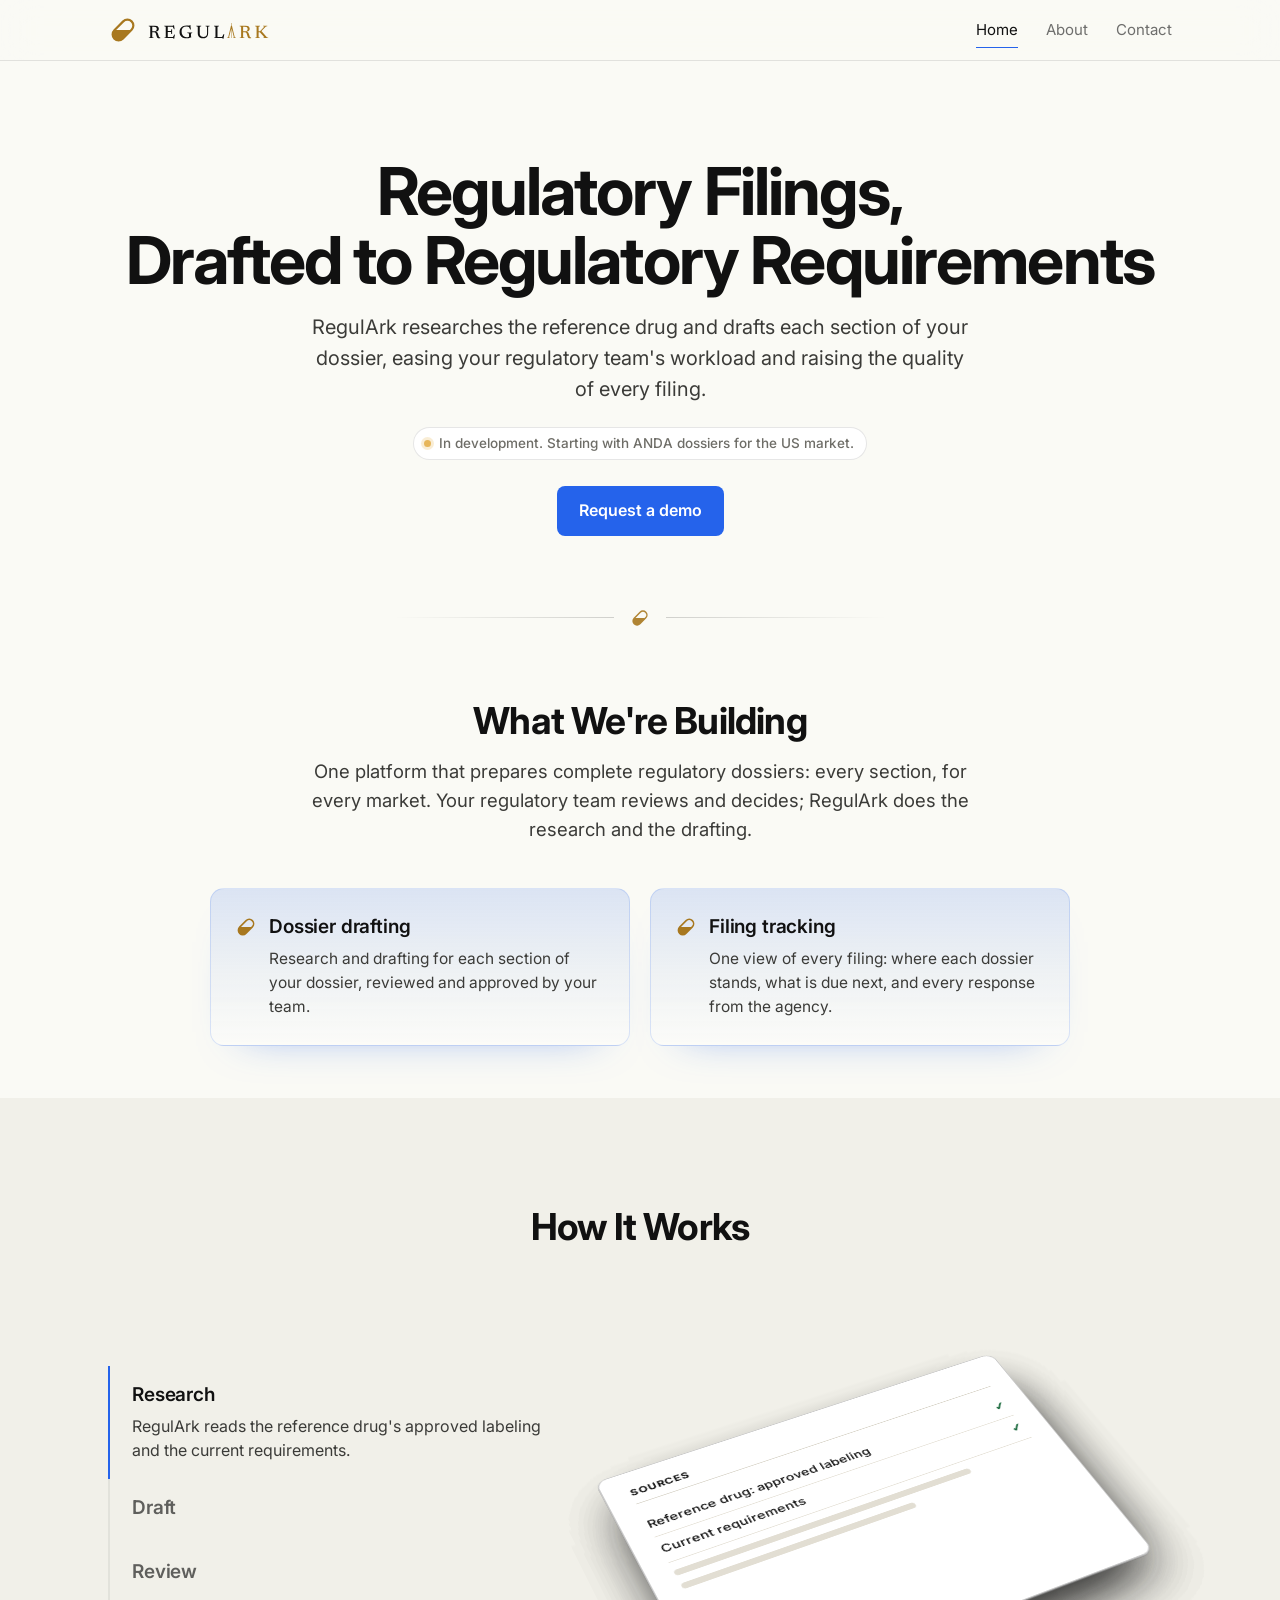
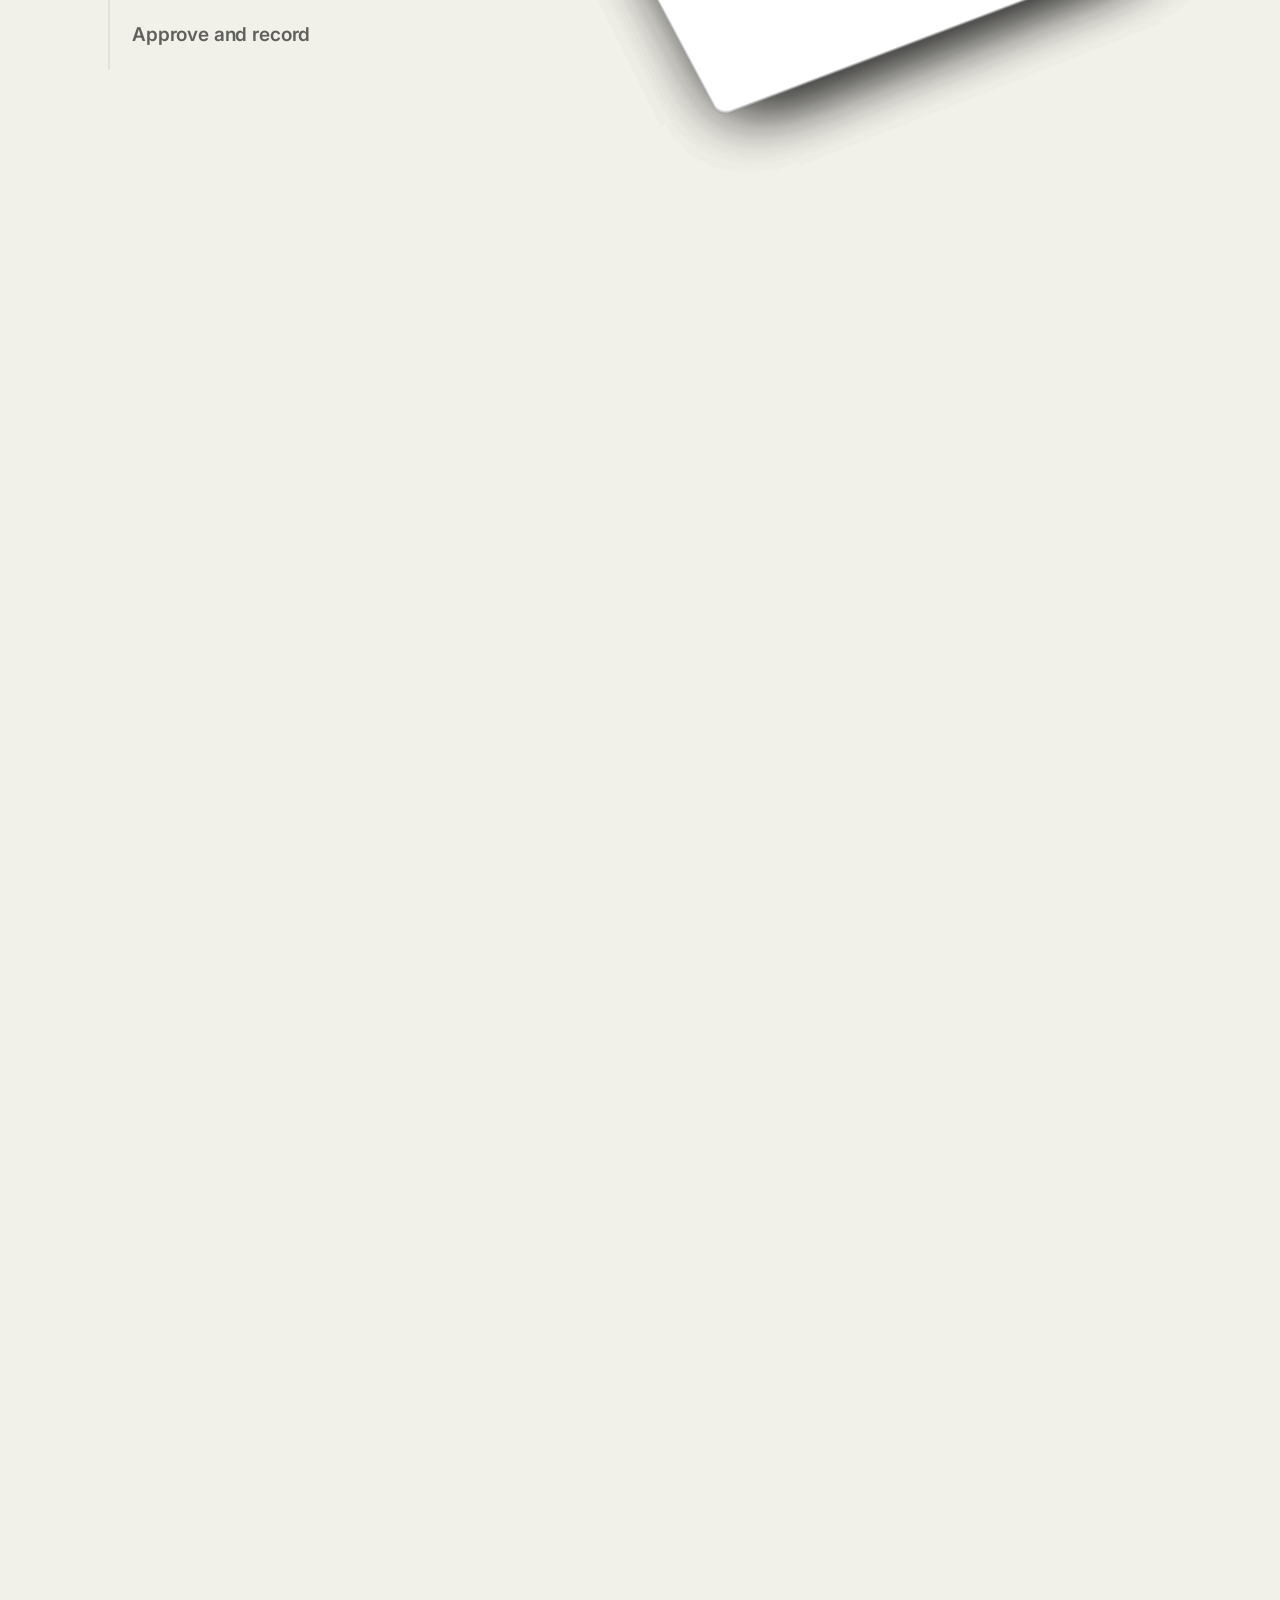
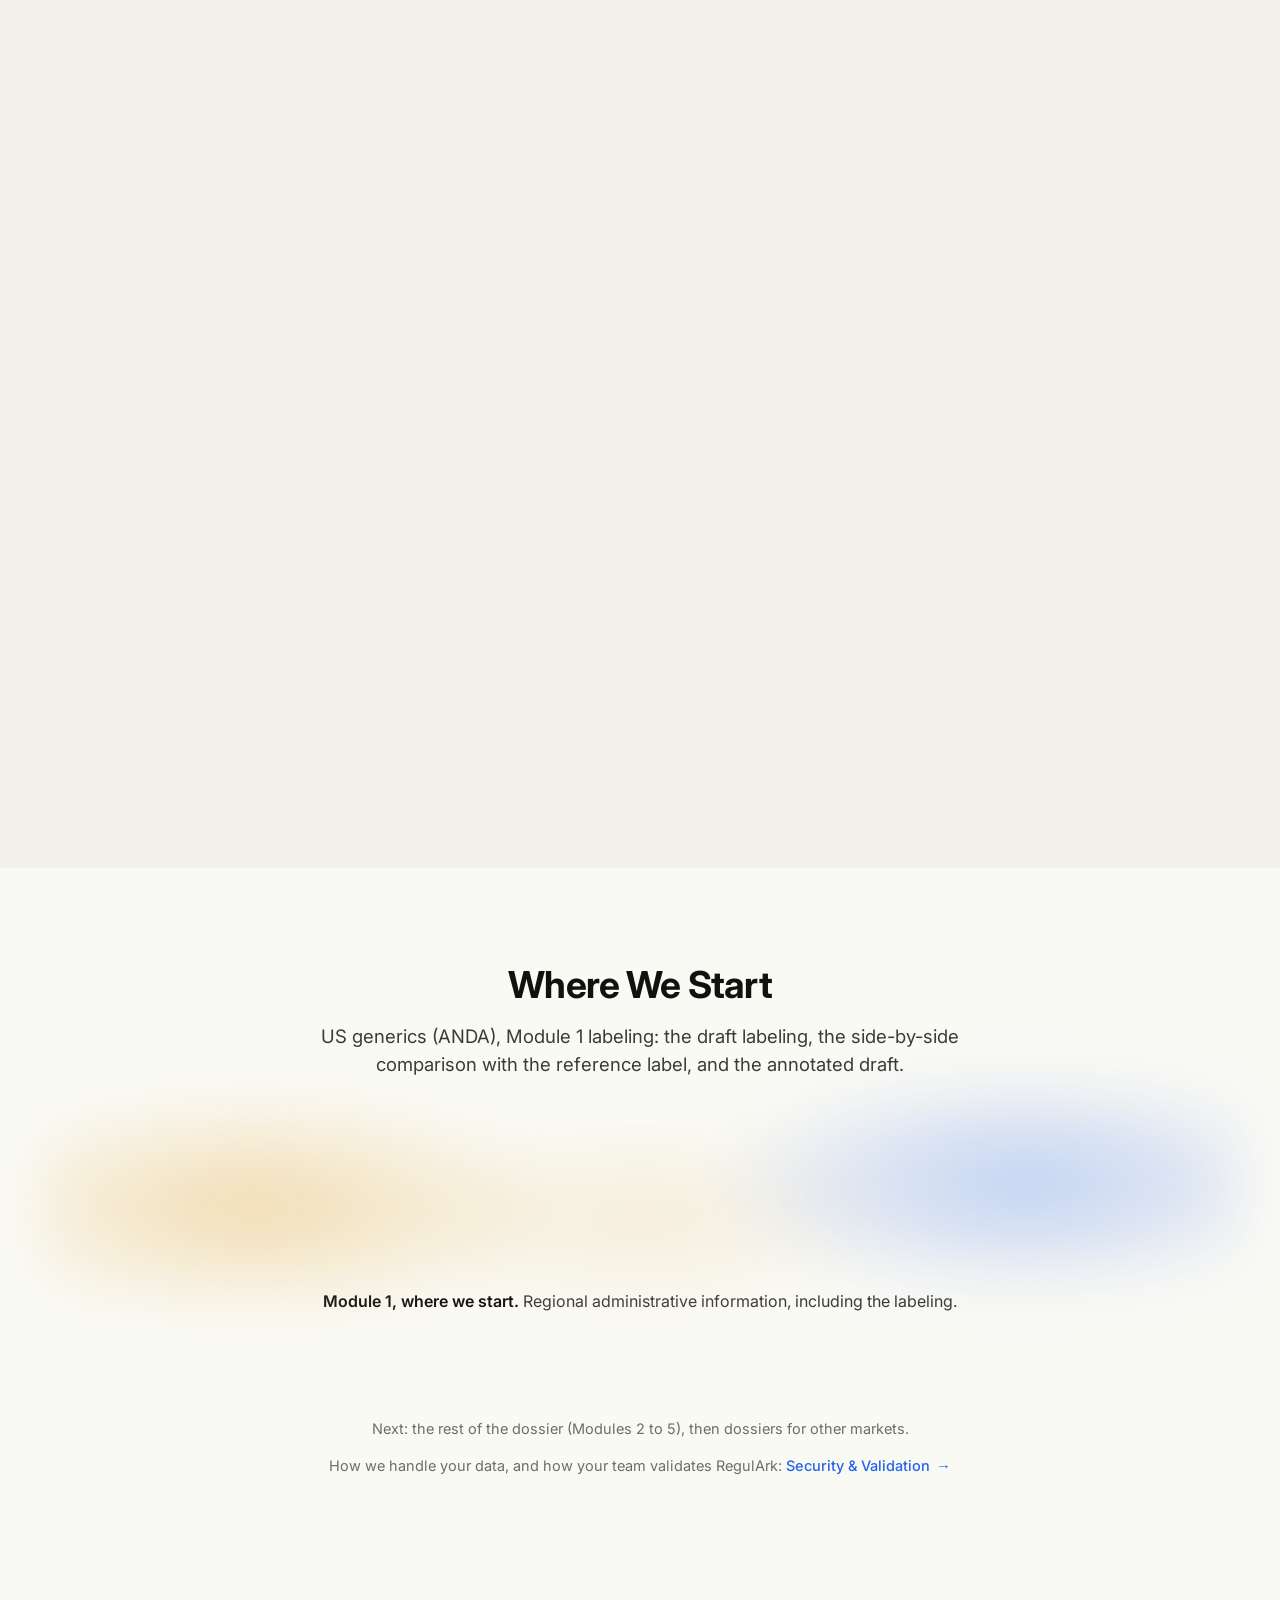
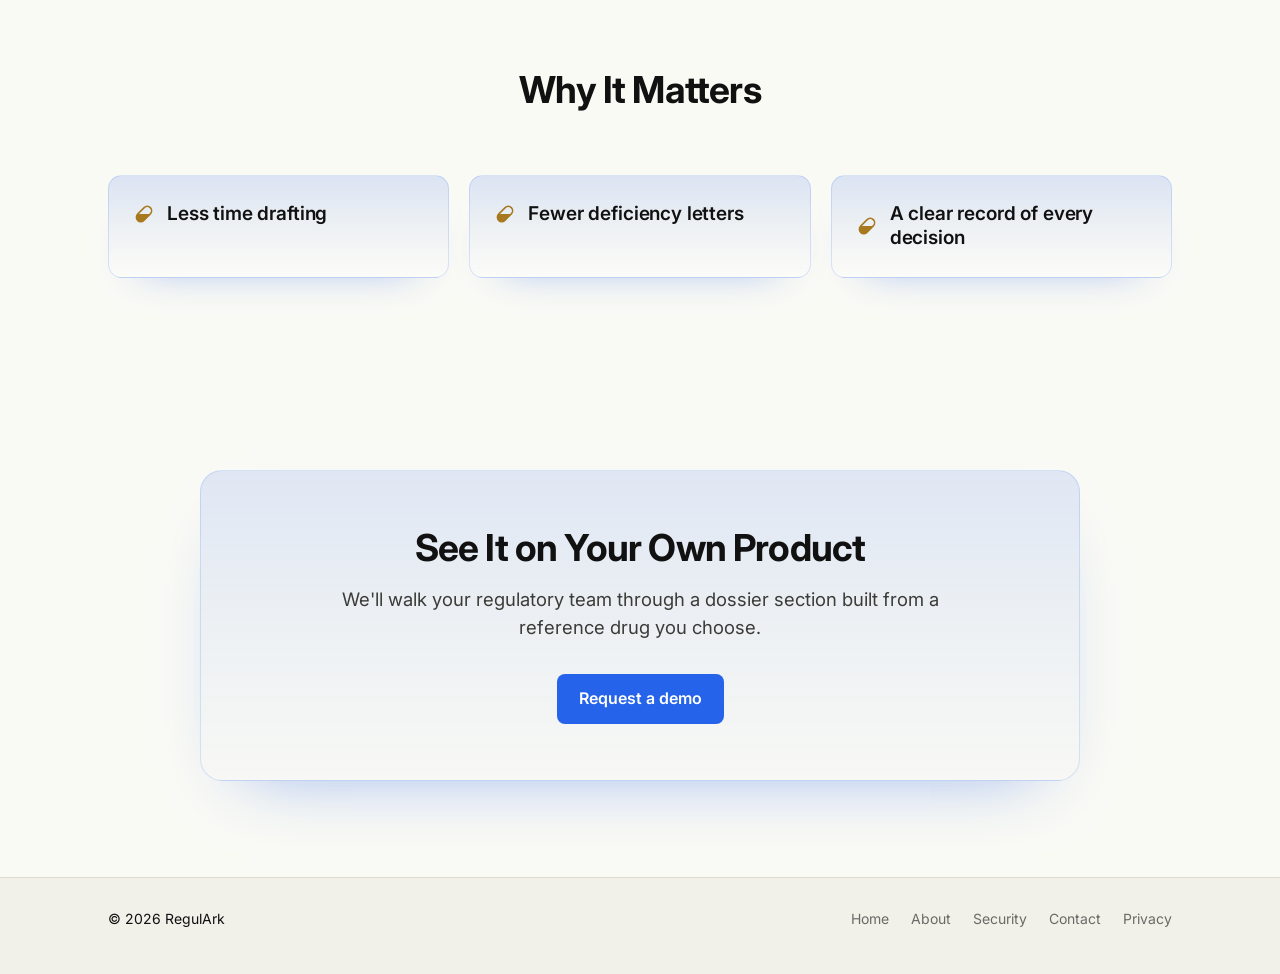
<file: index.html>
<!doctype html>
<html lang="en">
<head>
<meta charset="utf-8">
<meta name="viewport" content="width=device-width, initial-scale=1">
<title>RegulArk | Regulatory filings, drafted to regulatory requirements</title>
<meta name="description" content="RegulArk researches the reference drug and drafts each section of your regulatory dossier. In development, starting with ANDA dossiers for the US market.">
<meta name="theme-color" content="#FAFAF5">
<link rel="canonical" href="https://regulark.com/">
<link rel="icon" href="/favicon.ico?v=7" sizes="48x48">
<link rel="icon" href="/icon7.svg?v=7" type="image/svg+xml">
<link rel="apple-touch-icon" href="/apple-touch-icon.png?v=7">
<link rel="preload" href="fonts/inter-var.woff2" as="font" type="font/woff2" crossorigin>
<link rel="stylesheet" href="styles.css?v=16">
<script>document.documentElement.classList.add('js')</script>
</head>
<body>
<header class="nav"><div class="wrap">
  <a class="brand" href="index.html" aria-label="RegulArk home"><svg class="mark" viewBox="0 0 48 48" aria-hidden="true"><clipPath id="rkm"><rect x="0" y="24" width="48" height="24"/></clipPath><g transform="scale(1)" fill="#A8781F"><rect transform="rotate(-45 24 24)" x="4.5" y="14.5" width="39" height="19" rx="9.5" fill="none" stroke="#A8781F" stroke-width="3.5"/><g clip-path="url(#rkm)"><rect transform="rotate(-45 24 24)" x="4.5" y="14.5" width="39" height="19" rx="9.5"/></g></g></svg><svg class="wordmark" viewBox="0 -11.5 549.8 77.5" aria-hidden="true"><path fill="#111111" d="M28.518 31.046Q33.558 31.046 36.771 28.4Q39.984 25.753999999999998 39.984 20.546Q39.984 17.186 38.556 14.854999999999997Q37.128 12.523999999999994 33.852000000000004 11.305999999999994Q30.576 10.087999999999994 25.032 10.087999999999994H12.39L13.062000000000001 5.215999999999994H29.694000000000003Q36.792 5.215999999999994 41.097 7.1059999999999945Q45.402 8.995999999999995 47.376000000000005 12.229999999999997Q49.35 15.463999999999999 49.35 19.454Q49.35 23.233999999999995 47.712 26.194999999999997Q46.074000000000005 29.156 42.819 31.087999999999997Q39.564 33.019999999999996 34.734 33.69199999999999V33.397999999999996Q38.052 33.608 40.047 34.532Q42.042 35.456 43.30200000000001 37.367000000000004Q44.562000000000005 39.278 45.57 42.428L49.056000000000004 53.012Q49.980000000000004 55.742 50.862 57.001999999999995Q51.744 58.262 52.941 58.577Q54.138000000000005 58.892 55.986000000000004 58.892V62.042Q51.45 62.336 48.636 62.230999999999995Q45.822 62.126 44.163000000000004 61.328Q42.504000000000005 60.53 41.559000000000005 58.913Q40.614000000000004 57.296 39.816 54.566L36.54 44.108000000000004Q35.532000000000004 40.873999999999995 34.587 39.068Q33.642 37.262 32.172000000000004 36.527Q30.702 35.792 28.14 35.792H12.978000000000002L12.264000000000001 31.046ZM19.446 5.215999999999994V57.59L26.124000000000002 59.816V62.0H3.528V59.816L10.248000000000001 57.59V9.625999999999998L3.528 7.399999999999999V5.215999999999994Z M109.87200000000001 21.302V32.263999999999996V43.184H106.05000000000001L105.168 34.616H84.882V29.827999999999996H105.168L106.05000000000001 21.302ZM121.21200000000002 21.302 118.39800000000001 21.637999999999998 111.38400000000001 8.323999999999998 114.28200000000001 10.046H84.882V5.215999999999994H112.602L117.26400000000001 2.779999999999994H118.77600000000001ZM112.09800000000001 58.976 120.162 44.948 122.72400000000002 45.367999999999995 119.53200000000001 64.772H117.852L113.232 62.0H84.882V57.17H114.45000000000002ZM74.17200000000001 62.0V59.816L80.89200000000001 57.59V9.625999999999998L74.17200000000001 7.399999999999999V5.215999999999994H90.09V62.0Z M196.14000000000001 54.23 197.82000000000002 57.548V58.43Q194.83800000000002 59.816 191.28900000000002 60.824Q187.74 61.832 183.834 62.378Q179.92800000000003 62.924 175.854 62.924Q168.46200000000002 62.924 162.519 60.992000000000004Q156.57600000000002 59.06 152.37600000000003 55.343Q148.17600000000002 51.626 145.95000000000002 46.271Q143.72400000000002 40.916 143.72400000000002 34.111999999999995Q143.76600000000002 25.04 147.693 18.319999999999997Q151.62 11.599999999999994 159.054 7.945999999999994Q166.488 4.2919999999999945 176.988 4.2919999999999945Q180.18 4.2919999999999945 183.05700000000002 4.690999999999995Q185.93400000000003 5.089999999999996 189.37800000000001 5.971999999999994L186.354 6.475999999999999L191.562 2.485999999999997H193.28400000000002L195.46800000000002 22.687999999999995L192.52800000000002 23.065999999999995L185.30400000000003 9.331999999999994L189.46200000000002 13.573999999999998Q186.10200000000003 11.305999999999997 182.805 10.255999999999997Q179.508 9.205999999999996 175.35000000000002 9.205999999999996Q169.89000000000001 9.205999999999996 165.774 10.654999999999998Q161.65800000000002 12.104 158.907 14.938999999999997Q156.156 17.773999999999994 154.77 21.868999999999996Q153.38400000000001 25.964 153.38400000000001 31.255999999999997Q153.342 39.992 156.282 45.977000000000004Q159.222 51.962 164.409 55.007000000000005Q169.596 58.052 176.31600000000003 58.052Q179.04600000000002 58.052 181.692 57.59Q184.33800000000002 57.128 186.60600000000002 56.204Q188.87400000000002 55.28 190.34400000000002 53.978L186.942 59.858V40.873999999999995L179.214 38.48V36.296H201.72600000000003V38.48L196.14000000000001 40.706Z M269.178 40.748V9.625999999999998L262.332 7.399999999999999V5.215999999999994H280.85400000000004V7.399999999999999L274.134 9.625999999999998V40.16Q274.134 47.51 271.446 52.592Q268.75800000000004 57.674 263.634 60.299Q258.51 62.924 251.11800000000002 62.924Q243.264 62.924 237.846 60.299Q232.42800000000003 57.674 229.656 52.424Q226.88400000000001 47.174 226.88400000000001 39.32V9.625999999999998L220.16400000000002 7.399999999999999V5.215999999999994H242.76000000000002V7.399999999999999L236.04000000000002 9.625999999999998V39.488Q236.04000000000002 45.158 237.88800000000003 48.917Q239.73600000000002 52.676 243.43200000000002 54.524Q247.12800000000001 56.372 252.63000000000002 56.372Q258.00600000000003 56.372 261.68100000000004 54.587Q265.356 52.802 267.267 49.316Q269.178 45.83 269.178 40.748Z M344.19 64.856H342.3L337.512 62.0H311.598L311.64 57.128H341.418L336.336 58.934L345.156 43.688L347.844 44.108000000000004ZM316.80600000000004 9.625999999999998V62.0H300.88800000000003V59.816L307.608 57.59V9.625999999999998L300.88800000000003 7.399999999999999V5.215999999999994H323.526V7.399999999999999Z"/><path fill="#A8781F" d="M378.27 5.72H382.77L396.28 62.00H392.34L380.52 14.16L368.70 62.00H364.76Z M360.82 59.19h11.82v2.81h-11.82Z M388.40 59.19h11.82v2.81h-11.82Z M379.54 -6.66h1.97v68.66h-1.97Z M442.722 31.046Q447.762 31.046 450.975 28.4Q454.188 25.753999999999998 454.188 20.546Q454.188 17.186 452.76 14.854999999999997Q451.332 12.523999999999994 448.05600000000004 11.305999999999994Q444.78000000000003 10.087999999999994 439.236 10.087999999999994H426.594L427.266 5.215999999999994H443.898Q450.996 5.215999999999994 455.301 7.1059999999999945Q459.606 8.995999999999995 461.58000000000004 12.229999999999997Q463.55400000000003 15.463999999999999 463.55400000000003 19.454Q463.55400000000003 23.233999999999995 461.91600000000005 26.194999999999997Q460.278 29.156 457.023 31.087999999999997Q453.76800000000003 33.019999999999996 448.938 33.69199999999999V33.397999999999996Q452.25600000000003 33.608 454.251 34.532Q456.246 35.456 457.506 37.367000000000004Q458.766 39.278 459.774 42.428L463.26 53.012Q464.184 55.742 465.06600000000003 57.001999999999995Q465.948 58.262 467.145 58.577Q468.342 58.892 470.19 58.892V62.042Q465.654 62.336 462.84000000000003 62.230999999999995Q460.026 62.126 458.367 61.328Q456.708 60.53 455.76300000000003 58.913Q454.818 57.296 454.02 54.566L450.744 44.108000000000004Q449.736 40.873999999999995 448.791 39.068Q447.846 37.262 446.376 36.527Q444.906 35.792 442.344 35.792H427.182L426.468 31.046ZM433.65000000000003 5.215999999999994V57.59L440.32800000000003 59.816V62.0H417.732V59.816L424.452 57.59V9.625999999999998L417.732 7.399999999999999V5.215999999999994Z M542.01 57.506 548.352 59.816V62.0H525.294V60.068L530.418 57.968L510.00600000000003 35.036H501.144V30.247999999999998H510.762L531.006 9.373999999999995L524.4540000000001 7.399999999999999V5.215999999999994H543.8580000000001V7.399999999999999L537.432 9.541999999999994L514.1220000000001 32.599999999999994L516.096 28.735999999999997ZM504.29400000000004 9.625999999999998V57.59L510.93 59.816V62.0H488.37600000000003V59.816L495.096 57.59V9.625999999999998L488.37600000000003 7.399999999999999V5.215999999999994H511.014V7.399999999999999Z"/></svg></a>
  <nav class="links" aria-label="Main">
    <a href="index.html" aria-current="page">Home</a><a href="about.html">About</a><a href="contact.html">Contact</a>
  </nav>
</div></header>
<main>
<section class="hero center"><div class="wrap" data-g>
  <h1 class="h-xl" data-r>Regulatory Filings,<br>Drafted to Regulatory Requirements</h1>
  <p class="sub" data-r>RegulArk researches the reference drug and drafts each section of your dossier, easing your regulatory team's workload and raising the quality of every filing.</p>
  <p class="status" data-r><i></i>In development. Starting with ANDA dossiers for the US market.</p>
  <div class="ctas" data-r><a class="btn" href="contact.html">Request a demo</a></div>
</div></section>

<div class="divider" aria-hidden="true"><span></span><svg viewBox="0 0 48 48" aria-hidden="true"><clipPath id="rkv"><rect x="0" y="24" width="48" height="24"/></clipPath><rect transform="rotate(-45 24 24)" x="4.5" y="14.5" width="39" height="19" rx="9.5" fill="none" stroke="#A8781F" stroke-width="3.5"/><g clip-path="url(#rkv)"><rect transform="rotate(-45 24 24)" x="4.5" y="14.5" width="39" height="19" rx="9.5" fill="#A8781F"/></g></svg><span></span></div>

<section class="sec" id="building"><div class="wrap center" data-g>
  <h2 class="h-l" data-r>What We're Building</h2>
  <p class="sub" data-r>One platform that prepares complete regulatory dossiers: every section, for every market. Your regulatory team reviews and decides; RegulArk does the research and the drafting.</p>
  <div class="cols cards matters two" data-g>
    <div data-r><h3>Dossier drafting</h3><p>Research and drafting for each section of your dossier, reviewed and approved by your team.</p></div>
    <div data-r><h3>Filing tracking</h3><p>One view of every filing: where each dossier stands, what is due next, and every response from the agency.</p></div>
  </div>
</div></section>

<section class="sec tight alt"><div class="wrap center" data-g>
  <h2 class="h-l" data-r>How It Works</h2>
</div></section>

<section class="explode alt" id="how" aria-label="How RegulArk drafts a dossier section">
  <div class="pin">
    <ol class="steps3d">
      <li class="on"><h3>Research</h3><p>RegulArk reads the reference drug's approved labeling and the current requirements.</p></li>
      <li><h3>Draft</h3><p>It drafts each section of your dossier.</p></li>
      <li><h3>Review</h3><p>You review changes, not pages. Each change sits beside the reference, with its reason.</p></li>
      <li><h3>Approve and record</h3><p>Your reviewer makes the call, as they do today. RegulArk keeps the record: who, when, and on what source.</p></li>
    </ol>
    <p class="stepcap" aria-live="polite"></p>
    <div class="stage" aria-hidden="true">
      <div class="stack">
        <div class="layer l1"><span class="tag">1. Research</span><div class="hd">SOURCES</div><ul><li>Reference drug: approved labeling<span>&#10003;</span></li><li>Current requirements<span>&#10003;</span></li></ul><div class="ln" style="width:80%"></div><div class="ln" style="width:62%"></div></div>
        <div class="layer l2"><span class="tag">2. Draft</span><div class="hd">DRAFT LABELING &middot; EXAMPLE, NOT A REAL DRUG</div>[Generic name] tablets is indicated for the treatment of hypertension, to lower blood pressure.<div class="ln" style="width:90%"></div><div class="ln" style="width:72%"></div><div class="ln" style="width:84%"></div></div>
        <div class="layer l3"><span class="tag">3. Review</span><div class="hd">SIDE-BY-SIDE COMPARISON &middot; EXAMPLE</div><span class="del">[Reference brand]</span> <span class="ins">[Generic name] tablets</span><sup>1</sup> is indicated for:<div style="margin-top:8px"><span class="del">1.2 Heart failure</span><sup>2</sup></div><div class="ln" style="width:70%"></div></div>
        <div class="layer l4"><span class="tag">4. Approve</span><div class="hd">AUDIT RECORD</div><table><tr><td>41</td><td>Name replaced &#10003;</td><td class="h">7b0d&hellip;31c8</td></tr><tr><td>42</td><td>1.2 removed &#10003;</td><td class="h">4f1c&hellip;9a2e</td></tr><tr><td>43</td><td>Section signed off</td><td class="h">a90e&hellip;5d17</td></tr></table></div>
      </div>
    </div>
  </div>
</section>

<section class="sec"><div class="wrap">
  <div class="center" data-g>
    <h2 class="h-l" data-r>Where We Start</h2>
    <p class="sub" data-r>US generics (ANDA), Module 1 labeling: the draft labeling, the side-by-side comparison with the reference label, and the annotated draft.</p>
  </div>
  <div class="mods" role="group" aria-label="The five modules of an ANDA" data-g>
    <button class="mod on" type="button" aria-pressed="true" data-i="0"><span class="m">1</span><span class="mt">Regional administrative information</span><span class="st">First</span><span class="md"><span>This is where we start, with the labeling.</span></span></button>
    <button class="mod" type="button" aria-pressed="false" data-i="1"><span class="m">2</span><span class="mt">Common technical document summaries</span><span class="st">Next</span><span class="md"><span>Summaries of the information in Modules 3 to 5, written to a fixed structure.</span></span></button>
    <button class="mod" type="button" aria-pressed="false" data-i="2"><span class="m">3</span><span class="mt">Quality</span><span class="st">Next</span><span class="md"><span>The drug substance, the finished product, and how they are made and tested.</span></span></button>
    <button class="mod" type="button" aria-pressed="false" data-i="3"><span class="m">4</span><span class="mt">Nonclinical study reports</span><span class="st">Next</span><span class="md"><span>Nonclinical study reports, where a dossier needs them.</span></span></button>
    <button class="mod" type="button" aria-pressed="false" data-i="4"><span class="m">5</span><span class="mt">Clinical study reports</span><span class="st">Next</span><span class="md"><span>For a generic, mainly the bioequivalence studies showing it matches the reference drug.</span></span></button>
  </div>
  <div class="moddesc" aria-live="polite">
    <p data-i="0" class="on"><b>Module 1, where we start.</b> Regional administrative information, including the labeling.</p>
    <p data-i="1"><b>Module 2.</b> Summaries of the information in Modules 3 to 5, written to a fixed structure.</p>
    <p data-i="2"><b>Module 3.</b> Quality: the drug substance, the finished product, and how they are made and tested.</p>
    <p data-i="3"><b>Module 4.</b> Nonclinical study reports, where a dossier needs them.</p>
    <p data-i="4"><b>Module 5.</b> Clinical study reports. For a generic, mainly the bioequivalence studies showing it matches the reference drug.</p>
  </div>
  <p class="fine" data-r>Next: the rest of the dossier (Modules 2 to 5), then dossiers for other markets.</p>
  <p class="fine link" data-r>How we handle your data, and how your team validates RegulArk: <a class="more" href="security.html">Security &amp; Validation <span>&rarr;</span></a></p>
</div></section>

<section class="sec"><div class="wrap">
  <div class="center" data-r><h2 class="h-l">Why It Matters</h2></div>
  <div class="cols cards matters" data-g>
    <div data-r><h3>Less time drafting</h3></div>
    <div data-r><h3>Fewer deficiency letters</h3></div>
    <div data-r><h3>A clear record of every decision</h3></div>
  </div>
</div></section>

<section class="sec"><div class="wrap"><div class="cta-box center" data-g>
  <h2 class="h-l" data-r>See It on Your Own Product</h2>
  <p class="sub" data-r>We'll walk your regulatory team through a dossier section built from a reference drug you choose.</p>
  <div class="ctas" data-r><a class="btn" href="contact.html">Request a demo</a></div>
</div></div></section>
</main>
<footer><div class="wrap">
  <span>&copy; 2026 RegulArk</span>
  <nav aria-label="Footer"><a href="index.html">Home</a><a href="about.html">About</a><a href="security.html">Security</a><a href="contact.html">Contact</a><a href="privacy.html">Privacy</a></nav>
</div></footer>
<script src="main.js?v=11"></script>
</body>
</html>
</file>
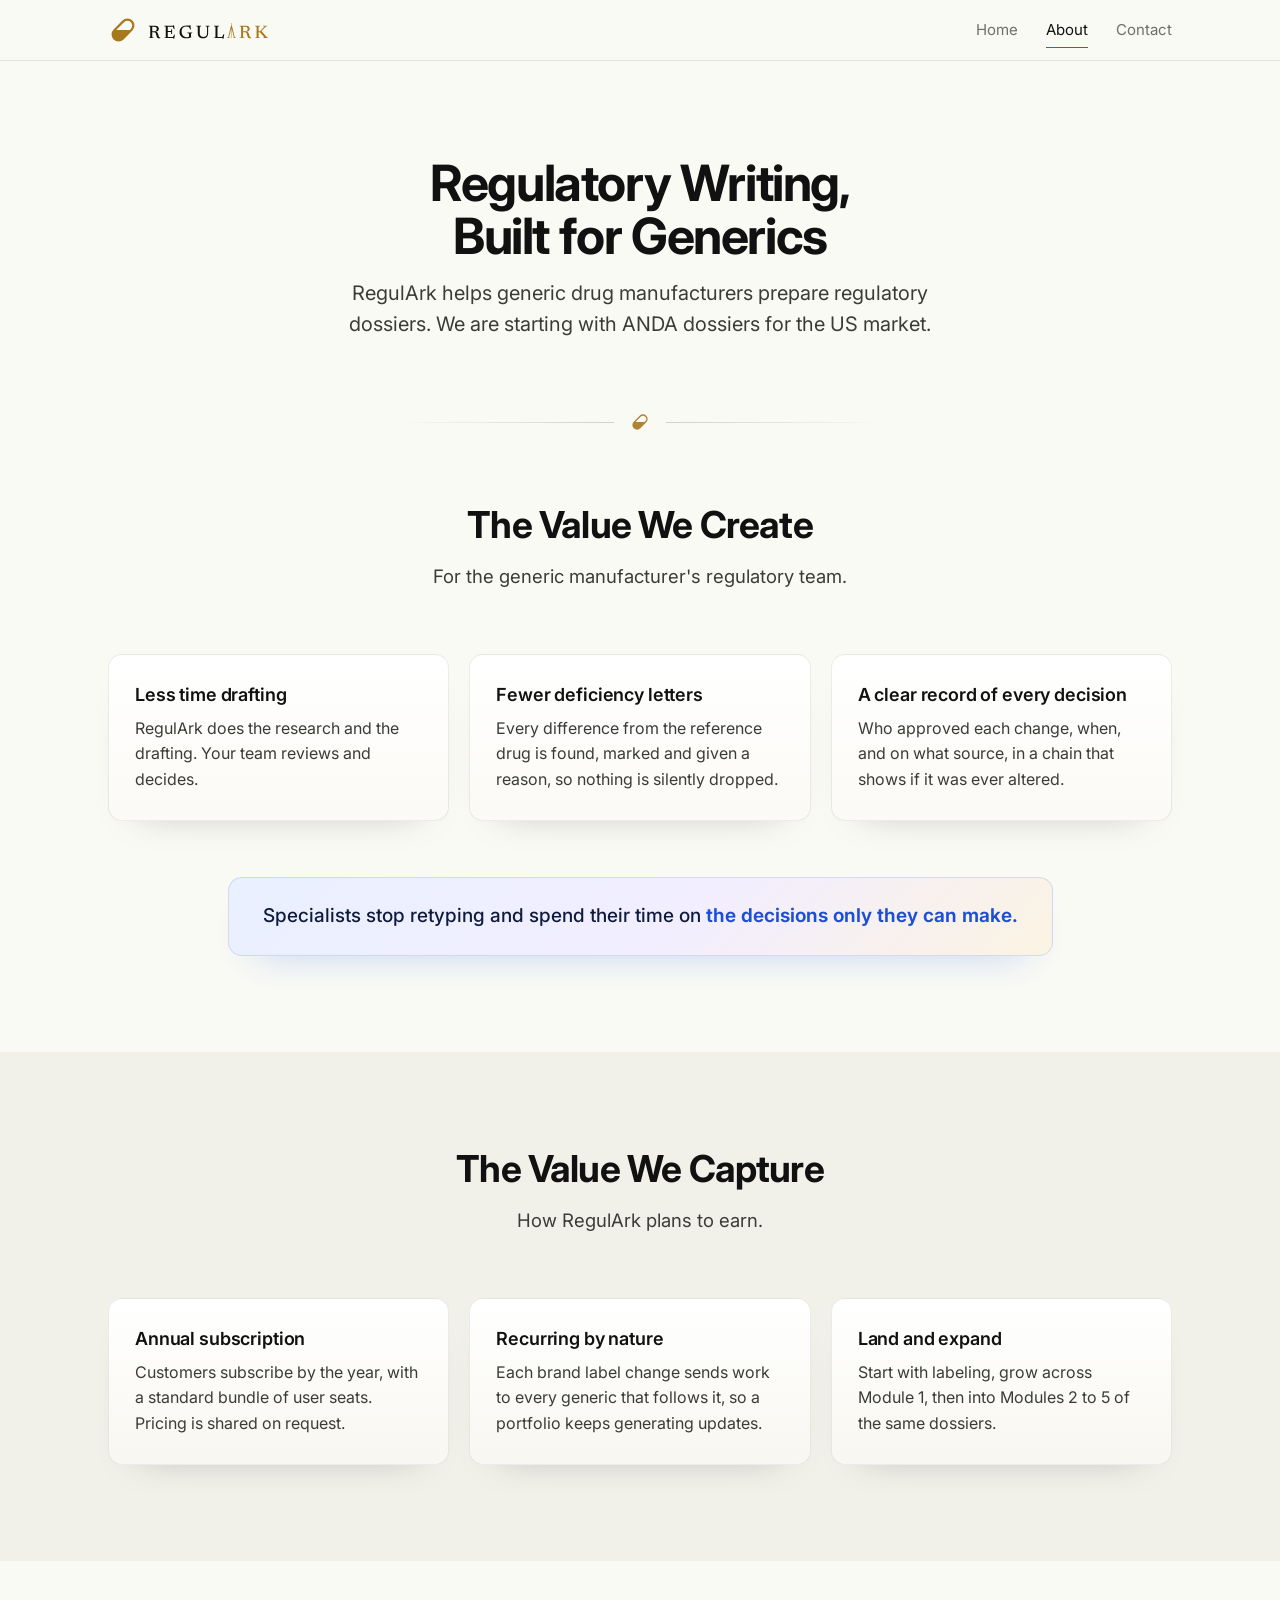
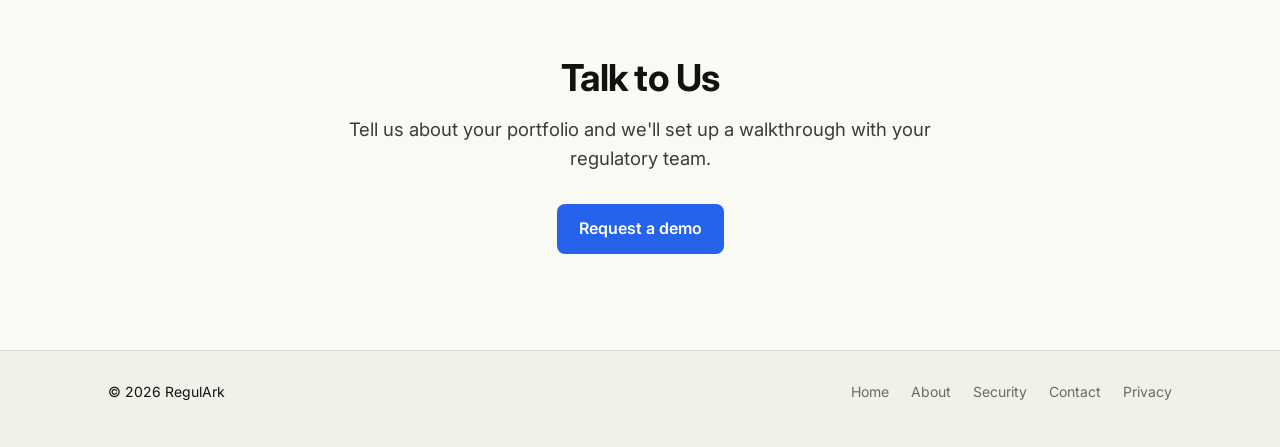
<file: about.html>
<!doctype html>
<html lang="en">
<head>
<meta charset="utf-8">
<meta name="viewport" content="width=device-width, initial-scale=1">
<title>About | RegulArk</title>
<meta name="description" content="RegulArk is software for generic drug manufacturers that drafts regulatory dossiers and records every decision.">
<meta name="theme-color" content="#FAFAF5">
<link rel="canonical" href="https://regulark.com/about.html">
<link rel="icon" href="/favicon.ico?v=7" sizes="48x48">
<link rel="icon" href="/icon7.svg?v=7" type="image/svg+xml">
<link rel="apple-touch-icon" href="/apple-touch-icon.png?v=7">
<link rel="preload" href="fonts/inter-var.woff2" as="font" type="font/woff2" crossorigin>
<link rel="stylesheet" href="styles.css?v=16">
<script>document.documentElement.classList.add('js')</script>
</head>
<body>
<header class="nav"><div class="wrap">
  <a class="brand" href="index.html" aria-label="RegulArk home"><svg class="mark" viewBox="0 0 48 48" aria-hidden="true"><clipPath id="rkm"><rect x="0" y="24" width="48" height="24"/></clipPath><g transform="scale(1)" fill="#A8781F"><rect transform="rotate(-45 24 24)" x="4.5" y="14.5" width="39" height="19" rx="9.5" fill="none" stroke="#A8781F" stroke-width="3.5"/><g clip-path="url(#rkm)"><rect transform="rotate(-45 24 24)" x="4.5" y="14.5" width="39" height="19" rx="9.5"/></g></g></svg><svg class="wordmark" viewBox="0 -11.5 549.8 77.5" aria-hidden="true"><path fill="#111111" d="M28.518 31.046Q33.558 31.046 36.771 28.4Q39.984 25.753999999999998 39.984 20.546Q39.984 17.186 38.556 14.854999999999997Q37.128 12.523999999999994 33.852000000000004 11.305999999999994Q30.576 10.087999999999994 25.032 10.087999999999994H12.39L13.062000000000001 5.215999999999994H29.694000000000003Q36.792 5.215999999999994 41.097 7.1059999999999945Q45.402 8.995999999999995 47.376000000000005 12.229999999999997Q49.35 15.463999999999999 49.35 19.454Q49.35 23.233999999999995 47.712 26.194999999999997Q46.074000000000005 29.156 42.819 31.087999999999997Q39.564 33.019999999999996 34.734 33.69199999999999V33.397999999999996Q38.052 33.608 40.047 34.532Q42.042 35.456 43.30200000000001 37.367000000000004Q44.562000000000005 39.278 45.57 42.428L49.056000000000004 53.012Q49.980000000000004 55.742 50.862 57.001999999999995Q51.744 58.262 52.941 58.577Q54.138000000000005 58.892 55.986000000000004 58.892V62.042Q51.45 62.336 48.636 62.230999999999995Q45.822 62.126 44.163000000000004 61.328Q42.504000000000005 60.53 41.559000000000005 58.913Q40.614000000000004 57.296 39.816 54.566L36.54 44.108000000000004Q35.532000000000004 40.873999999999995 34.587 39.068Q33.642 37.262 32.172000000000004 36.527Q30.702 35.792 28.14 35.792H12.978000000000002L12.264000000000001 31.046ZM19.446 5.215999999999994V57.59L26.124000000000002 59.816V62.0H3.528V59.816L10.248000000000001 57.59V9.625999999999998L3.528 7.399999999999999V5.215999999999994Z M109.87200000000001 21.302V32.263999999999996V43.184H106.05000000000001L105.168 34.616H84.882V29.827999999999996H105.168L106.05000000000001 21.302ZM121.21200000000002 21.302 118.39800000000001 21.637999999999998 111.38400000000001 8.323999999999998 114.28200000000001 10.046H84.882V5.215999999999994H112.602L117.26400000000001 2.779999999999994H118.77600000000001ZM112.09800000000001 58.976 120.162 44.948 122.72400000000002 45.367999999999995 119.53200000000001 64.772H117.852L113.232 62.0H84.882V57.17H114.45000000000002ZM74.17200000000001 62.0V59.816L80.89200000000001 57.59V9.625999999999998L74.17200000000001 7.399999999999999V5.215999999999994H90.09V62.0Z M196.14000000000001 54.23 197.82000000000002 57.548V58.43Q194.83800000000002 59.816 191.28900000000002 60.824Q187.74 61.832 183.834 62.378Q179.92800000000003 62.924 175.854 62.924Q168.46200000000002 62.924 162.519 60.992000000000004Q156.57600000000002 59.06 152.37600000000003 55.343Q148.17600000000002 51.626 145.95000000000002 46.271Q143.72400000000002 40.916 143.72400000000002 34.111999999999995Q143.76600000000002 25.04 147.693 18.319999999999997Q151.62 11.599999999999994 159.054 7.945999999999994Q166.488 4.2919999999999945 176.988 4.2919999999999945Q180.18 4.2919999999999945 183.05700000000002 4.690999999999995Q185.93400000000003 5.089999999999996 189.37800000000001 5.971999999999994L186.354 6.475999999999999L191.562 2.485999999999997H193.28400000000002L195.46800000000002 22.687999999999995L192.52800000000002 23.065999999999995L185.30400000000003 9.331999999999994L189.46200000000002 13.573999999999998Q186.10200000000003 11.305999999999997 182.805 10.255999999999997Q179.508 9.205999999999996 175.35000000000002 9.205999999999996Q169.89000000000001 9.205999999999996 165.774 10.654999999999998Q161.65800000000002 12.104 158.907 14.938999999999997Q156.156 17.773999999999994 154.77 21.868999999999996Q153.38400000000001 25.964 153.38400000000001 31.255999999999997Q153.342 39.992 156.282 45.977000000000004Q159.222 51.962 164.409 55.007000000000005Q169.596 58.052 176.31600000000003 58.052Q179.04600000000002 58.052 181.692 57.59Q184.33800000000002 57.128 186.60600000000002 56.204Q188.87400000000002 55.28 190.34400000000002 53.978L186.942 59.858V40.873999999999995L179.214 38.48V36.296H201.72600000000003V38.48L196.14000000000001 40.706Z M269.178 40.748V9.625999999999998L262.332 7.399999999999999V5.215999999999994H280.85400000000004V7.399999999999999L274.134 9.625999999999998V40.16Q274.134 47.51 271.446 52.592Q268.75800000000004 57.674 263.634 60.299Q258.51 62.924 251.11800000000002 62.924Q243.264 62.924 237.846 60.299Q232.42800000000003 57.674 229.656 52.424Q226.88400000000001 47.174 226.88400000000001 39.32V9.625999999999998L220.16400000000002 7.399999999999999V5.215999999999994H242.76000000000002V7.399999999999999L236.04000000000002 9.625999999999998V39.488Q236.04000000000002 45.158 237.88800000000003 48.917Q239.73600000000002 52.676 243.43200000000002 54.524Q247.12800000000001 56.372 252.63000000000002 56.372Q258.00600000000003 56.372 261.68100000000004 54.587Q265.356 52.802 267.267 49.316Q269.178 45.83 269.178 40.748Z M344.19 64.856H342.3L337.512 62.0H311.598L311.64 57.128H341.418L336.336 58.934L345.156 43.688L347.844 44.108000000000004ZM316.80600000000004 9.625999999999998V62.0H300.88800000000003V59.816L307.608 57.59V9.625999999999998L300.88800000000003 7.399999999999999V5.215999999999994H323.526V7.399999999999999Z"/><path fill="#A8781F" d="M378.27 5.72H382.77L396.28 62.00H392.34L380.52 14.16L368.70 62.00H364.76Z M360.82 59.19h11.82v2.81h-11.82Z M388.40 59.19h11.82v2.81h-11.82Z M379.54 -6.66h1.97v68.66h-1.97Z M442.722 31.046Q447.762 31.046 450.975 28.4Q454.188 25.753999999999998 454.188 20.546Q454.188 17.186 452.76 14.854999999999997Q451.332 12.523999999999994 448.05600000000004 11.305999999999994Q444.78000000000003 10.087999999999994 439.236 10.087999999999994H426.594L427.266 5.215999999999994H443.898Q450.996 5.215999999999994 455.301 7.1059999999999945Q459.606 8.995999999999995 461.58000000000004 12.229999999999997Q463.55400000000003 15.463999999999999 463.55400000000003 19.454Q463.55400000000003 23.233999999999995 461.91600000000005 26.194999999999997Q460.278 29.156 457.023 31.087999999999997Q453.76800000000003 33.019999999999996 448.938 33.69199999999999V33.397999999999996Q452.25600000000003 33.608 454.251 34.532Q456.246 35.456 457.506 37.367000000000004Q458.766 39.278 459.774 42.428L463.26 53.012Q464.184 55.742 465.06600000000003 57.001999999999995Q465.948 58.262 467.145 58.577Q468.342 58.892 470.19 58.892V62.042Q465.654 62.336 462.84000000000003 62.230999999999995Q460.026 62.126 458.367 61.328Q456.708 60.53 455.76300000000003 58.913Q454.818 57.296 454.02 54.566L450.744 44.108000000000004Q449.736 40.873999999999995 448.791 39.068Q447.846 37.262 446.376 36.527Q444.906 35.792 442.344 35.792H427.182L426.468 31.046ZM433.65000000000003 5.215999999999994V57.59L440.32800000000003 59.816V62.0H417.732V59.816L424.452 57.59V9.625999999999998L417.732 7.399999999999999V5.215999999999994Z M542.01 57.506 548.352 59.816V62.0H525.294V60.068L530.418 57.968L510.00600000000003 35.036H501.144V30.247999999999998H510.762L531.006 9.373999999999995L524.4540000000001 7.399999999999999V5.215999999999994H543.8580000000001V7.399999999999999L537.432 9.541999999999994L514.1220000000001 32.599999999999994L516.096 28.735999999999997ZM504.29400000000004 9.625999999999998V57.59L510.93 59.816V62.0H488.37600000000003V59.816L495.096 57.59V9.625999999999998L488.37600000000003 7.399999999999999V5.215999999999994H511.014V7.399999999999999Z"/></svg></a>
  <nav class="links" aria-label="Main">
    <a href="index.html">Home</a><a href="about.html" aria-current="page">About</a><a href="contact.html">Contact</a>
  </nav>
</div></header>
<main>
<section class="hero center"><div class="wrap" data-g>
  <h1 class="h-xl pt" data-r>Regulatory Writing,<br>Built for Generics</h1>
  <p class="sub" data-r>RegulArk helps generic drug manufacturers prepare regulatory dossiers. We are starting with ANDA dossiers for the US market.</p>
</div></section>

<div class="divider" aria-hidden="true"><span></span><svg viewBox="0 0 48 48" aria-hidden="true"><clipPath id="rkv"><rect x="0" y="24" width="48" height="24"/></clipPath><rect transform="rotate(-45 24 24)" x="4.5" y="14.5" width="39" height="19" rx="9.5" fill="none" stroke="#A8781F" stroke-width="3.5"/><g clip-path="url(#rkv)"><rect transform="rotate(-45 24 24)" x="4.5" y="14.5" width="39" height="19" rx="9.5" fill="#A8781F"/></g></svg><span></span></div>

<section class="sec"><div class="wrap">
  <div class="center" data-g>
    <h2 class="h-l" data-r>The Value We Create</h2>
    <p class="sub" data-r>For the generic manufacturer's regulatory team.</p>
  </div>
  <div class="cols cards" data-g>
    <div data-r><h3>Less time drafting</h3><p>RegulArk does the research and the drafting. Your team reviews and decides.</p></div>
    <div data-r><h3>Fewer deficiency letters</h3><p>Every difference from the reference drug is found, marked and given a reason, so nothing is silently dropped.</p></div>
    <div data-r><h3>A clear record of every decision</h3><p>Who approved each change, when, and on what source, in a chain that shows if it was ever altered.</p></div>
  </div>
  <p class="callout" data-r>Specialists stop retyping and spend their time on <b>the decisions only they can make.</b></p>
</div></section>

<section class="sec alt"><div class="wrap">
  <div class="center" data-g>
    <h2 class="h-l" data-r>The Value We Capture</h2>
    <p class="sub" data-r>How RegulArk plans to earn.</p>
  </div>
  <div class="cols cards" data-g>
    <div data-r><h3>Annual subscription</h3><p>Customers subscribe by the year, with a standard bundle of user seats. Pricing is shared on request.</p></div>
    <div data-r><h3>Recurring by nature</h3><p>Each brand label change sends work to every generic that follows it, so a portfolio keeps generating updates.</p></div>
    <div data-r><h3>Land and expand</h3><p>Start with labeling, grow across Module 1, then into Modules 2 to 5 of the same dossiers.</p></div>
  </div>
</div></section>

<section class="sec"><div class="wrap center" data-g>
  <h2 class="h-l" data-r>Talk to Us</h2>
  <p class="sub" data-r>Tell us about your portfolio and we'll set up a walkthrough with your regulatory team.</p>
  <div class="ctas" data-r><a class="btn" href="contact.html">Request a demo</a></div>
</div></section>
</main>
<footer><div class="wrap">
  <span>&copy; 2026 RegulArk</span>
  <nav aria-label="Footer"><a href="index.html">Home</a><a href="about.html">About</a><a href="security.html">Security</a><a href="contact.html">Contact</a><a href="privacy.html">Privacy</a></nav>
</div></footer>
<script src="main.js?v=11"></script>
</body>
</html>
</file>
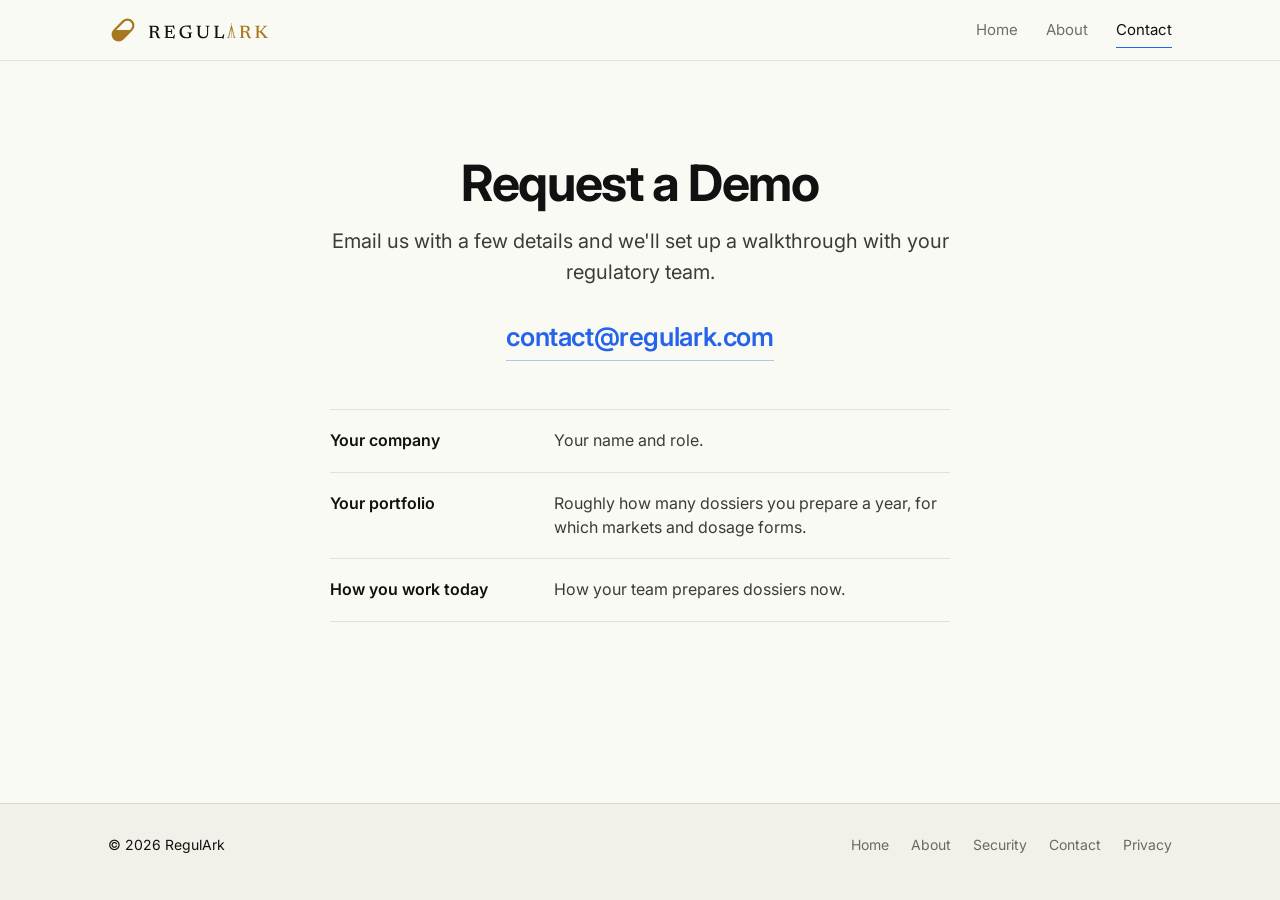
<file: contact.html>
<!doctype html>
<html lang="en">
<head>
<meta charset="utf-8">
<meta name="viewport" content="width=device-width, initial-scale=1">
<title>Request a demo | RegulArk</title>
<meta name="description" content="Request a RegulArk demo for your regulatory team. Email contact@regulark.com.">
<meta name="theme-color" content="#FAFAF5">
<link rel="canonical" href="https://regulark.com/contact.html">
<link rel="icon" href="/favicon.ico?v=7" sizes="48x48">
<link rel="icon" href="/icon7.svg?v=7" type="image/svg+xml">
<link rel="apple-touch-icon" href="/apple-touch-icon.png?v=7">
<link rel="preload" href="fonts/inter-var.woff2" as="font" type="font/woff2" crossorigin>
<link rel="stylesheet" href="styles.css?v=16">
<script>document.documentElement.classList.add('js')</script>
</head>
<body>
<header class="nav"><div class="wrap">
  <a class="brand" href="index.html" aria-label="RegulArk home"><svg class="mark" viewBox="0 0 48 48" aria-hidden="true"><clipPath id="rkm"><rect x="0" y="24" width="48" height="24"/></clipPath><g transform="scale(1)" fill="#A8781F"><rect transform="rotate(-45 24 24)" x="4.5" y="14.5" width="39" height="19" rx="9.5" fill="none" stroke="#A8781F" stroke-width="3.5"/><g clip-path="url(#rkm)"><rect transform="rotate(-45 24 24)" x="4.5" y="14.5" width="39" height="19" rx="9.5"/></g></g></svg><svg class="wordmark" viewBox="0 -11.5 549.8 77.5" aria-hidden="true"><path fill="#111111" d="M28.518 31.046Q33.558 31.046 36.771 28.4Q39.984 25.753999999999998 39.984 20.546Q39.984 17.186 38.556 14.854999999999997Q37.128 12.523999999999994 33.852000000000004 11.305999999999994Q30.576 10.087999999999994 25.032 10.087999999999994H12.39L13.062000000000001 5.215999999999994H29.694000000000003Q36.792 5.215999999999994 41.097 7.1059999999999945Q45.402 8.995999999999995 47.376000000000005 12.229999999999997Q49.35 15.463999999999999 49.35 19.454Q49.35 23.233999999999995 47.712 26.194999999999997Q46.074000000000005 29.156 42.819 31.087999999999997Q39.564 33.019999999999996 34.734 33.69199999999999V33.397999999999996Q38.052 33.608 40.047 34.532Q42.042 35.456 43.30200000000001 37.367000000000004Q44.562000000000005 39.278 45.57 42.428L49.056000000000004 53.012Q49.980000000000004 55.742 50.862 57.001999999999995Q51.744 58.262 52.941 58.577Q54.138000000000005 58.892 55.986000000000004 58.892V62.042Q51.45 62.336 48.636 62.230999999999995Q45.822 62.126 44.163000000000004 61.328Q42.504000000000005 60.53 41.559000000000005 58.913Q40.614000000000004 57.296 39.816 54.566L36.54 44.108000000000004Q35.532000000000004 40.873999999999995 34.587 39.068Q33.642 37.262 32.172000000000004 36.527Q30.702 35.792 28.14 35.792H12.978000000000002L12.264000000000001 31.046ZM19.446 5.215999999999994V57.59L26.124000000000002 59.816V62.0H3.528V59.816L10.248000000000001 57.59V9.625999999999998L3.528 7.399999999999999V5.215999999999994Z M109.87200000000001 21.302V32.263999999999996V43.184H106.05000000000001L105.168 34.616H84.882V29.827999999999996H105.168L106.05000000000001 21.302ZM121.21200000000002 21.302 118.39800000000001 21.637999999999998 111.38400000000001 8.323999999999998 114.28200000000001 10.046H84.882V5.215999999999994H112.602L117.26400000000001 2.779999999999994H118.77600000000001ZM112.09800000000001 58.976 120.162 44.948 122.72400000000002 45.367999999999995 119.53200000000001 64.772H117.852L113.232 62.0H84.882V57.17H114.45000000000002ZM74.17200000000001 62.0V59.816L80.89200000000001 57.59V9.625999999999998L74.17200000000001 7.399999999999999V5.215999999999994H90.09V62.0Z M196.14000000000001 54.23 197.82000000000002 57.548V58.43Q194.83800000000002 59.816 191.28900000000002 60.824Q187.74 61.832 183.834 62.378Q179.92800000000003 62.924 175.854 62.924Q168.46200000000002 62.924 162.519 60.992000000000004Q156.57600000000002 59.06 152.37600000000003 55.343Q148.17600000000002 51.626 145.95000000000002 46.271Q143.72400000000002 40.916 143.72400000000002 34.111999999999995Q143.76600000000002 25.04 147.693 18.319999999999997Q151.62 11.599999999999994 159.054 7.945999999999994Q166.488 4.2919999999999945 176.988 4.2919999999999945Q180.18 4.2919999999999945 183.05700000000002 4.690999999999995Q185.93400000000003 5.089999999999996 189.37800000000001 5.971999999999994L186.354 6.475999999999999L191.562 2.485999999999997H193.28400000000002L195.46800000000002 22.687999999999995L192.52800000000002 23.065999999999995L185.30400000000003 9.331999999999994L189.46200000000002 13.573999999999998Q186.10200000000003 11.305999999999997 182.805 10.255999999999997Q179.508 9.205999999999996 175.35000000000002 9.205999999999996Q169.89000000000001 9.205999999999996 165.774 10.654999999999998Q161.65800000000002 12.104 158.907 14.938999999999997Q156.156 17.773999999999994 154.77 21.868999999999996Q153.38400000000001 25.964 153.38400000000001 31.255999999999997Q153.342 39.992 156.282 45.977000000000004Q159.222 51.962 164.409 55.007000000000005Q169.596 58.052 176.31600000000003 58.052Q179.04600000000002 58.052 181.692 57.59Q184.33800000000002 57.128 186.60600000000002 56.204Q188.87400000000002 55.28 190.34400000000002 53.978L186.942 59.858V40.873999999999995L179.214 38.48V36.296H201.72600000000003V38.48L196.14000000000001 40.706Z M269.178 40.748V9.625999999999998L262.332 7.399999999999999V5.215999999999994H280.85400000000004V7.399999999999999L274.134 9.625999999999998V40.16Q274.134 47.51 271.446 52.592Q268.75800000000004 57.674 263.634 60.299Q258.51 62.924 251.11800000000002 62.924Q243.264 62.924 237.846 60.299Q232.42800000000003 57.674 229.656 52.424Q226.88400000000001 47.174 226.88400000000001 39.32V9.625999999999998L220.16400000000002 7.399999999999999V5.215999999999994H242.76000000000002V7.399999999999999L236.04000000000002 9.625999999999998V39.488Q236.04000000000002 45.158 237.88800000000003 48.917Q239.73600000000002 52.676 243.43200000000002 54.524Q247.12800000000001 56.372 252.63000000000002 56.372Q258.00600000000003 56.372 261.68100000000004 54.587Q265.356 52.802 267.267 49.316Q269.178 45.83 269.178 40.748Z M344.19 64.856H342.3L337.512 62.0H311.598L311.64 57.128H341.418L336.336 58.934L345.156 43.688L347.844 44.108000000000004ZM316.80600000000004 9.625999999999998V62.0H300.88800000000003V59.816L307.608 57.59V9.625999999999998L300.88800000000003 7.399999999999999V5.215999999999994H323.526V7.399999999999999Z"/><path fill="#A8781F" d="M378.27 5.72H382.77L396.28 62.00H392.34L380.52 14.16L368.70 62.00H364.76Z M360.82 59.19h11.82v2.81h-11.82Z M388.40 59.19h11.82v2.81h-11.82Z M379.54 -6.66h1.97v68.66h-1.97Z M442.722 31.046Q447.762 31.046 450.975 28.4Q454.188 25.753999999999998 454.188 20.546Q454.188 17.186 452.76 14.854999999999997Q451.332 12.523999999999994 448.05600000000004 11.305999999999994Q444.78000000000003 10.087999999999994 439.236 10.087999999999994H426.594L427.266 5.215999999999994H443.898Q450.996 5.215999999999994 455.301 7.1059999999999945Q459.606 8.995999999999995 461.58000000000004 12.229999999999997Q463.55400000000003 15.463999999999999 463.55400000000003 19.454Q463.55400000000003 23.233999999999995 461.91600000000005 26.194999999999997Q460.278 29.156 457.023 31.087999999999997Q453.76800000000003 33.019999999999996 448.938 33.69199999999999V33.397999999999996Q452.25600000000003 33.608 454.251 34.532Q456.246 35.456 457.506 37.367000000000004Q458.766 39.278 459.774 42.428L463.26 53.012Q464.184 55.742 465.06600000000003 57.001999999999995Q465.948 58.262 467.145 58.577Q468.342 58.892 470.19 58.892V62.042Q465.654 62.336 462.84000000000003 62.230999999999995Q460.026 62.126 458.367 61.328Q456.708 60.53 455.76300000000003 58.913Q454.818 57.296 454.02 54.566L450.744 44.108000000000004Q449.736 40.873999999999995 448.791 39.068Q447.846 37.262 446.376 36.527Q444.906 35.792 442.344 35.792H427.182L426.468 31.046ZM433.65000000000003 5.215999999999994V57.59L440.32800000000003 59.816V62.0H417.732V59.816L424.452 57.59V9.625999999999998L417.732 7.399999999999999V5.215999999999994Z M542.01 57.506 548.352 59.816V62.0H525.294V60.068L530.418 57.968L510.00600000000003 35.036H501.144V30.247999999999998H510.762L531.006 9.373999999999995L524.4540000000001 7.399999999999999V5.215999999999994H543.8580000000001V7.399999999999999L537.432 9.541999999999994L514.1220000000001 32.599999999999994L516.096 28.735999999999997ZM504.29400000000004 9.625999999999998V57.59L510.93 59.816V62.0H488.37600000000003V59.816L495.096 57.59V9.625999999999998L488.37600000000003 7.399999999999999V5.215999999999994H511.014V7.399999999999999Z"/></svg></a>
  <nav class="links" aria-label="Main">
    <a href="index.html">Home</a><a href="about.html">About</a><a href="contact.html" aria-current="page">Contact</a>
  </nav>
</div></header>
<main>
<section class="hero center" style="padding-bottom:110px"><div class="wrap" data-g>
  <h1 class="h-xl pt" data-r>Request a Demo</h1>
  <p class="sub" data-r>Email us with a few details and we'll set up a walkthrough with your regulatory team.</p>
  <a class="mailbig" data-r href="mailto:contact@regulark.com?subject=Demo%20request">contact@regulark.com</a>
  <dl class="send" data-r>
    <div><dt>Your company</dt><dd>Your name and role.</dd></div>
    <div><dt>Your portfolio</dt><dd>Roughly how many dossiers you prepare a year, for which markets and dosage forms.</dd></div>
    <div><dt>How you work today</dt><dd>How your team prepares dossiers now.</dd></div>
  </dl>
</div></section>
</main>
<footer><div class="wrap">
  <span>&copy; 2026 RegulArk</span>
  <nav aria-label="Footer"><a href="index.html">Home</a><a href="about.html">About</a><a href="security.html">Security</a><a href="contact.html">Contact</a><a href="privacy.html">Privacy</a></nav>
</div></footer>
<script src="main.js?v=11"></script>
</body>
</html>
</file>
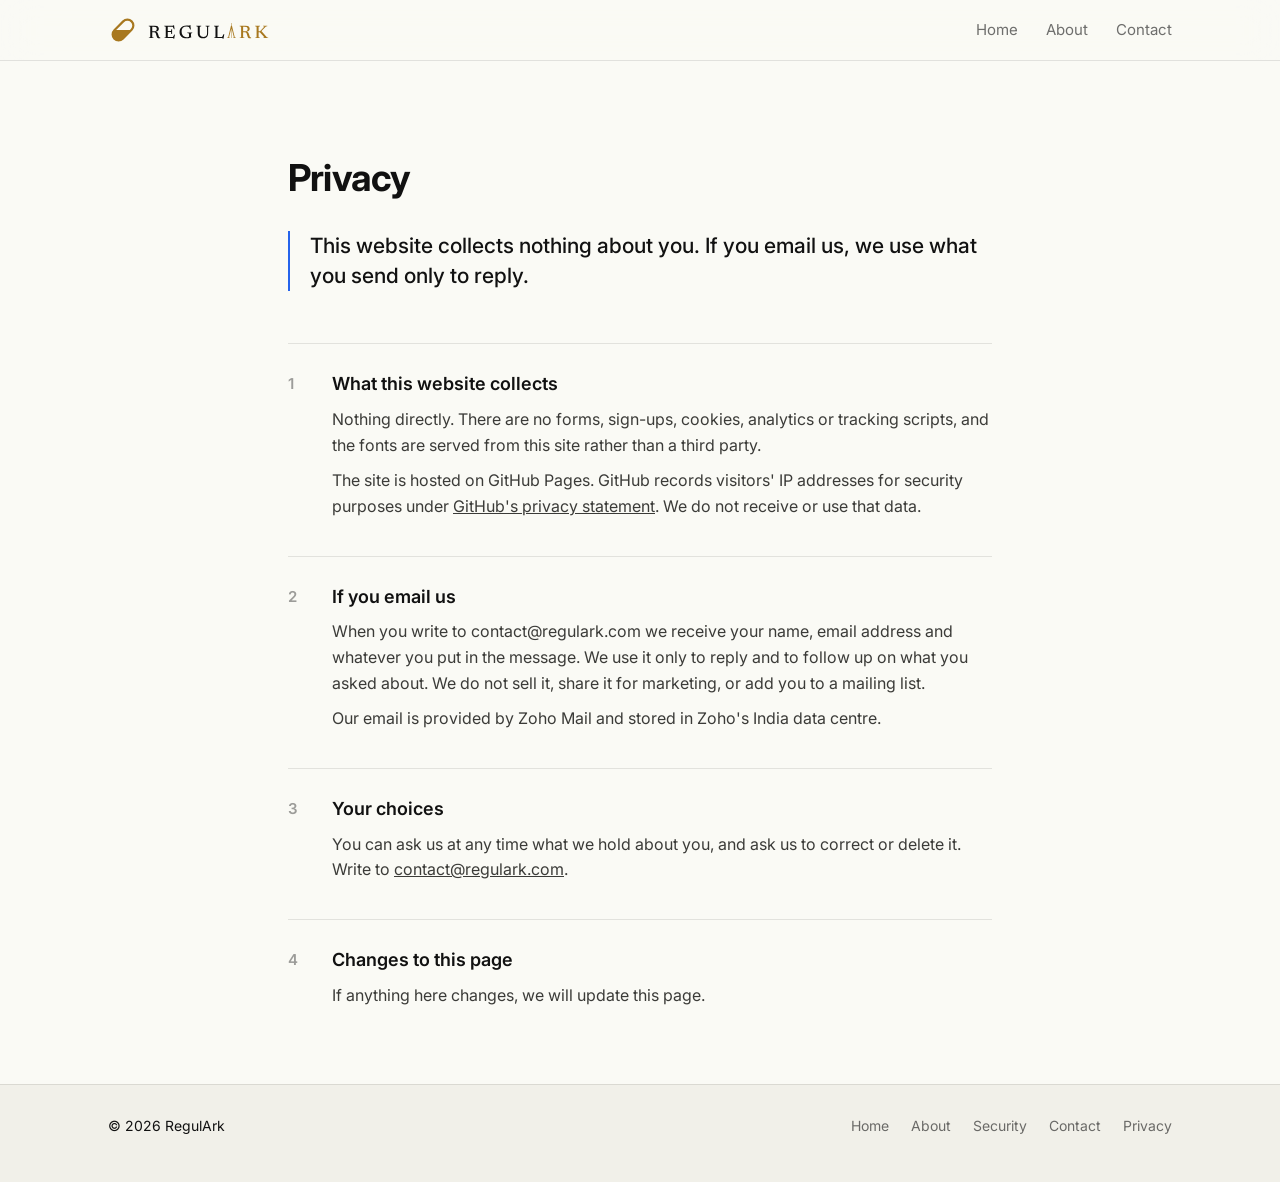
<file: privacy.html>
<!doctype html>
<html lang="en">
<head>
<meta charset="utf-8">
<meta name="viewport" content="width=device-width, initial-scale=1">
<title>Privacy | RegulArk</title>
<meta name="description" content="What the RegulArk website collects, and what we do with email you send us.">
<meta name="theme-color" content="#FAFAF5">
<link rel="canonical" href="https://regulark.com/privacy.html">
<link rel="icon" href="/favicon.ico?v=7" sizes="48x48">
<link rel="icon" href="/icon7.svg?v=7" type="image/svg+xml">
<link rel="apple-touch-icon" href="/apple-touch-icon.png?v=7">
<link rel="preload" href="fonts/inter-var.woff2" as="font" type="font/woff2" crossorigin>
<link rel="stylesheet" href="styles.css?v=16">
<script>document.documentElement.classList.add('js')</script>
</head>
<body>
<header class="nav"><div class="wrap">
  <a class="brand" href="index.html" aria-label="RegulArk home"><svg class="mark" viewBox="0 0 48 48" aria-hidden="true"><clipPath id="rkm"><rect x="0" y="24" width="48" height="24"/></clipPath><g transform="scale(1)" fill="#A8781F"><rect transform="rotate(-45 24 24)" x="4.5" y="14.5" width="39" height="19" rx="9.5" fill="none" stroke="#A8781F" stroke-width="3.5"/><g clip-path="url(#rkm)"><rect transform="rotate(-45 24 24)" x="4.5" y="14.5" width="39" height="19" rx="9.5"/></g></g></svg><svg class="wordmark" viewBox="0 -11.5 549.8 77.5" aria-hidden="true"><path fill="#111111" d="M28.518 31.046Q33.558 31.046 36.771 28.4Q39.984 25.753999999999998 39.984 20.546Q39.984 17.186 38.556 14.854999999999997Q37.128 12.523999999999994 33.852000000000004 11.305999999999994Q30.576 10.087999999999994 25.032 10.087999999999994H12.39L13.062000000000001 5.215999999999994H29.694000000000003Q36.792 5.215999999999994 41.097 7.1059999999999945Q45.402 8.995999999999995 47.376000000000005 12.229999999999997Q49.35 15.463999999999999 49.35 19.454Q49.35 23.233999999999995 47.712 26.194999999999997Q46.074000000000005 29.156 42.819 31.087999999999997Q39.564 33.019999999999996 34.734 33.69199999999999V33.397999999999996Q38.052 33.608 40.047 34.532Q42.042 35.456 43.30200000000001 37.367000000000004Q44.562000000000005 39.278 45.57 42.428L49.056000000000004 53.012Q49.980000000000004 55.742 50.862 57.001999999999995Q51.744 58.262 52.941 58.577Q54.138000000000005 58.892 55.986000000000004 58.892V62.042Q51.45 62.336 48.636 62.230999999999995Q45.822 62.126 44.163000000000004 61.328Q42.504000000000005 60.53 41.559000000000005 58.913Q40.614000000000004 57.296 39.816 54.566L36.54 44.108000000000004Q35.532000000000004 40.873999999999995 34.587 39.068Q33.642 37.262 32.172000000000004 36.527Q30.702 35.792 28.14 35.792H12.978000000000002L12.264000000000001 31.046ZM19.446 5.215999999999994V57.59L26.124000000000002 59.816V62.0H3.528V59.816L10.248000000000001 57.59V9.625999999999998L3.528 7.399999999999999V5.215999999999994Z M109.87200000000001 21.302V32.263999999999996V43.184H106.05000000000001L105.168 34.616H84.882V29.827999999999996H105.168L106.05000000000001 21.302ZM121.21200000000002 21.302 118.39800000000001 21.637999999999998 111.38400000000001 8.323999999999998 114.28200000000001 10.046H84.882V5.215999999999994H112.602L117.26400000000001 2.779999999999994H118.77600000000001ZM112.09800000000001 58.976 120.162 44.948 122.72400000000002 45.367999999999995 119.53200000000001 64.772H117.852L113.232 62.0H84.882V57.17H114.45000000000002ZM74.17200000000001 62.0V59.816L80.89200000000001 57.59V9.625999999999998L74.17200000000001 7.399999999999999V5.215999999999994H90.09V62.0Z M196.14000000000001 54.23 197.82000000000002 57.548V58.43Q194.83800000000002 59.816 191.28900000000002 60.824Q187.74 61.832 183.834 62.378Q179.92800000000003 62.924 175.854 62.924Q168.46200000000002 62.924 162.519 60.992000000000004Q156.57600000000002 59.06 152.37600000000003 55.343Q148.17600000000002 51.626 145.95000000000002 46.271Q143.72400000000002 40.916 143.72400000000002 34.111999999999995Q143.76600000000002 25.04 147.693 18.319999999999997Q151.62 11.599999999999994 159.054 7.945999999999994Q166.488 4.2919999999999945 176.988 4.2919999999999945Q180.18 4.2919999999999945 183.05700000000002 4.690999999999995Q185.93400000000003 5.089999999999996 189.37800000000001 5.971999999999994L186.354 6.475999999999999L191.562 2.485999999999997H193.28400000000002L195.46800000000002 22.687999999999995L192.52800000000002 23.065999999999995L185.30400000000003 9.331999999999994L189.46200000000002 13.573999999999998Q186.10200000000003 11.305999999999997 182.805 10.255999999999997Q179.508 9.205999999999996 175.35000000000002 9.205999999999996Q169.89000000000001 9.205999999999996 165.774 10.654999999999998Q161.65800000000002 12.104 158.907 14.938999999999997Q156.156 17.773999999999994 154.77 21.868999999999996Q153.38400000000001 25.964 153.38400000000001 31.255999999999997Q153.342 39.992 156.282 45.977000000000004Q159.222 51.962 164.409 55.007000000000005Q169.596 58.052 176.31600000000003 58.052Q179.04600000000002 58.052 181.692 57.59Q184.33800000000002 57.128 186.60600000000002 56.204Q188.87400000000002 55.28 190.34400000000002 53.978L186.942 59.858V40.873999999999995L179.214 38.48V36.296H201.72600000000003V38.48L196.14000000000001 40.706Z M269.178 40.748V9.625999999999998L262.332 7.399999999999999V5.215999999999994H280.85400000000004V7.399999999999999L274.134 9.625999999999998V40.16Q274.134 47.51 271.446 52.592Q268.75800000000004 57.674 263.634 60.299Q258.51 62.924 251.11800000000002 62.924Q243.264 62.924 237.846 60.299Q232.42800000000003 57.674 229.656 52.424Q226.88400000000001 47.174 226.88400000000001 39.32V9.625999999999998L220.16400000000002 7.399999999999999V5.215999999999994H242.76000000000002V7.399999999999999L236.04000000000002 9.625999999999998V39.488Q236.04000000000002 45.158 237.88800000000003 48.917Q239.73600000000002 52.676 243.43200000000002 54.524Q247.12800000000001 56.372 252.63000000000002 56.372Q258.00600000000003 56.372 261.68100000000004 54.587Q265.356 52.802 267.267 49.316Q269.178 45.83 269.178 40.748Z M344.19 64.856H342.3L337.512 62.0H311.598L311.64 57.128H341.418L336.336 58.934L345.156 43.688L347.844 44.108000000000004ZM316.80600000000004 9.625999999999998V62.0H300.88800000000003V59.816L307.608 57.59V9.625999999999998L300.88800000000003 7.399999999999999V5.215999999999994H323.526V7.399999999999999Z"/><path fill="#A8781F" d="M378.27 5.72H382.77L396.28 62.00H392.34L380.52 14.16L368.70 62.00H364.76Z M360.82 59.19h11.82v2.81h-11.82Z M388.40 59.19h11.82v2.81h-11.82Z M379.54 -6.66h1.97v68.66h-1.97Z M442.722 31.046Q447.762 31.046 450.975 28.4Q454.188 25.753999999999998 454.188 20.546Q454.188 17.186 452.76 14.854999999999997Q451.332 12.523999999999994 448.05600000000004 11.305999999999994Q444.78000000000003 10.087999999999994 439.236 10.087999999999994H426.594L427.266 5.215999999999994H443.898Q450.996 5.215999999999994 455.301 7.1059999999999945Q459.606 8.995999999999995 461.58000000000004 12.229999999999997Q463.55400000000003 15.463999999999999 463.55400000000003 19.454Q463.55400000000003 23.233999999999995 461.91600000000005 26.194999999999997Q460.278 29.156 457.023 31.087999999999997Q453.76800000000003 33.019999999999996 448.938 33.69199999999999V33.397999999999996Q452.25600000000003 33.608 454.251 34.532Q456.246 35.456 457.506 37.367000000000004Q458.766 39.278 459.774 42.428L463.26 53.012Q464.184 55.742 465.06600000000003 57.001999999999995Q465.948 58.262 467.145 58.577Q468.342 58.892 470.19 58.892V62.042Q465.654 62.336 462.84000000000003 62.230999999999995Q460.026 62.126 458.367 61.328Q456.708 60.53 455.76300000000003 58.913Q454.818 57.296 454.02 54.566L450.744 44.108000000000004Q449.736 40.873999999999995 448.791 39.068Q447.846 37.262 446.376 36.527Q444.906 35.792 442.344 35.792H427.182L426.468 31.046ZM433.65000000000003 5.215999999999994V57.59L440.32800000000003 59.816V62.0H417.732V59.816L424.452 57.59V9.625999999999998L417.732 7.399999999999999V5.215999999999994Z M542.01 57.506 548.352 59.816V62.0H525.294V60.068L530.418 57.968L510.00600000000003 35.036H501.144V30.247999999999998H510.762L531.006 9.373999999999995L524.4540000000001 7.399999999999999V5.215999999999994H543.8580000000001V7.399999999999999L537.432 9.541999999999994L514.1220000000001 32.599999999999994L516.096 28.735999999999997ZM504.29400000000004 9.625999999999998V57.59L510.93 59.816V62.0H488.37600000000003V59.816L495.096 57.59V9.625999999999998L488.37600000000003 7.399999999999999V5.215999999999994H511.014V7.399999999999999Z"/></svg></a>
  <nav class="links" aria-label="Main">
    <a href="index.html">Home</a><a href="about.html">About</a><a href="contact.html">Contact</a>
  </nav>
</div></header>
<main class="legal">
  <h1 class="h-l">Privacy</h1>
  <p class="shortv">This website collects nothing about you. If you email us, we use what you send only to reply.</p>
  <section class="clause"><span class="n">1</span><div>
    <h2>What this website collects</h2>
    <p>Nothing directly. There are no forms, sign-ups, cookies, analytics or tracking scripts, and the fonts are served from this site rather than a third party.</p>
    <p>The site is hosted on GitHub Pages. GitHub records visitors' IP addresses for security purposes under <a href="https://docs.github.com/en/site-policy/privacy-policies/github-general-privacy-statement">GitHub's privacy statement</a>. We do not receive or use that data.</p>
  </div></section>
  <section class="clause"><span class="n">2</span><div>
    <h2>If you email us</h2>
    <p>When you write to contact@regulark.com we receive your name, email address and whatever you put in the message. We use it only to reply and to follow up on what you asked about. We do not sell it, share it for marketing, or add you to a mailing list.</p>
    <p>Our email is provided by Zoho Mail and stored in Zoho's India data centre.</p>
  </div></section>
  <section class="clause"><span class="n">3</span><div>
    <h2>Your choices</h2>
    <p>You can ask us at any time what we hold about you, and ask us to correct or delete it. Write to <a href="mailto:contact@regulark.com">contact@regulark.com</a>.</p>
  </div></section>
  <section class="clause"><span class="n">4</span><div>
    <h2>Changes to this page</h2>
    <p>If anything here changes, we will update this page.</p>
  </div></section>
</main>
<footer><div class="wrap">
  <span>&copy; 2026 RegulArk</span>
  <nav aria-label="Footer"><a href="index.html">Home</a><a href="about.html">About</a><a href="security.html">Security</a><a href="contact.html">Contact</a><a href="privacy.html">Privacy</a></nav>
</div></footer>
<script src="main.js?v=11"></script>
</body>
</html>
</file>
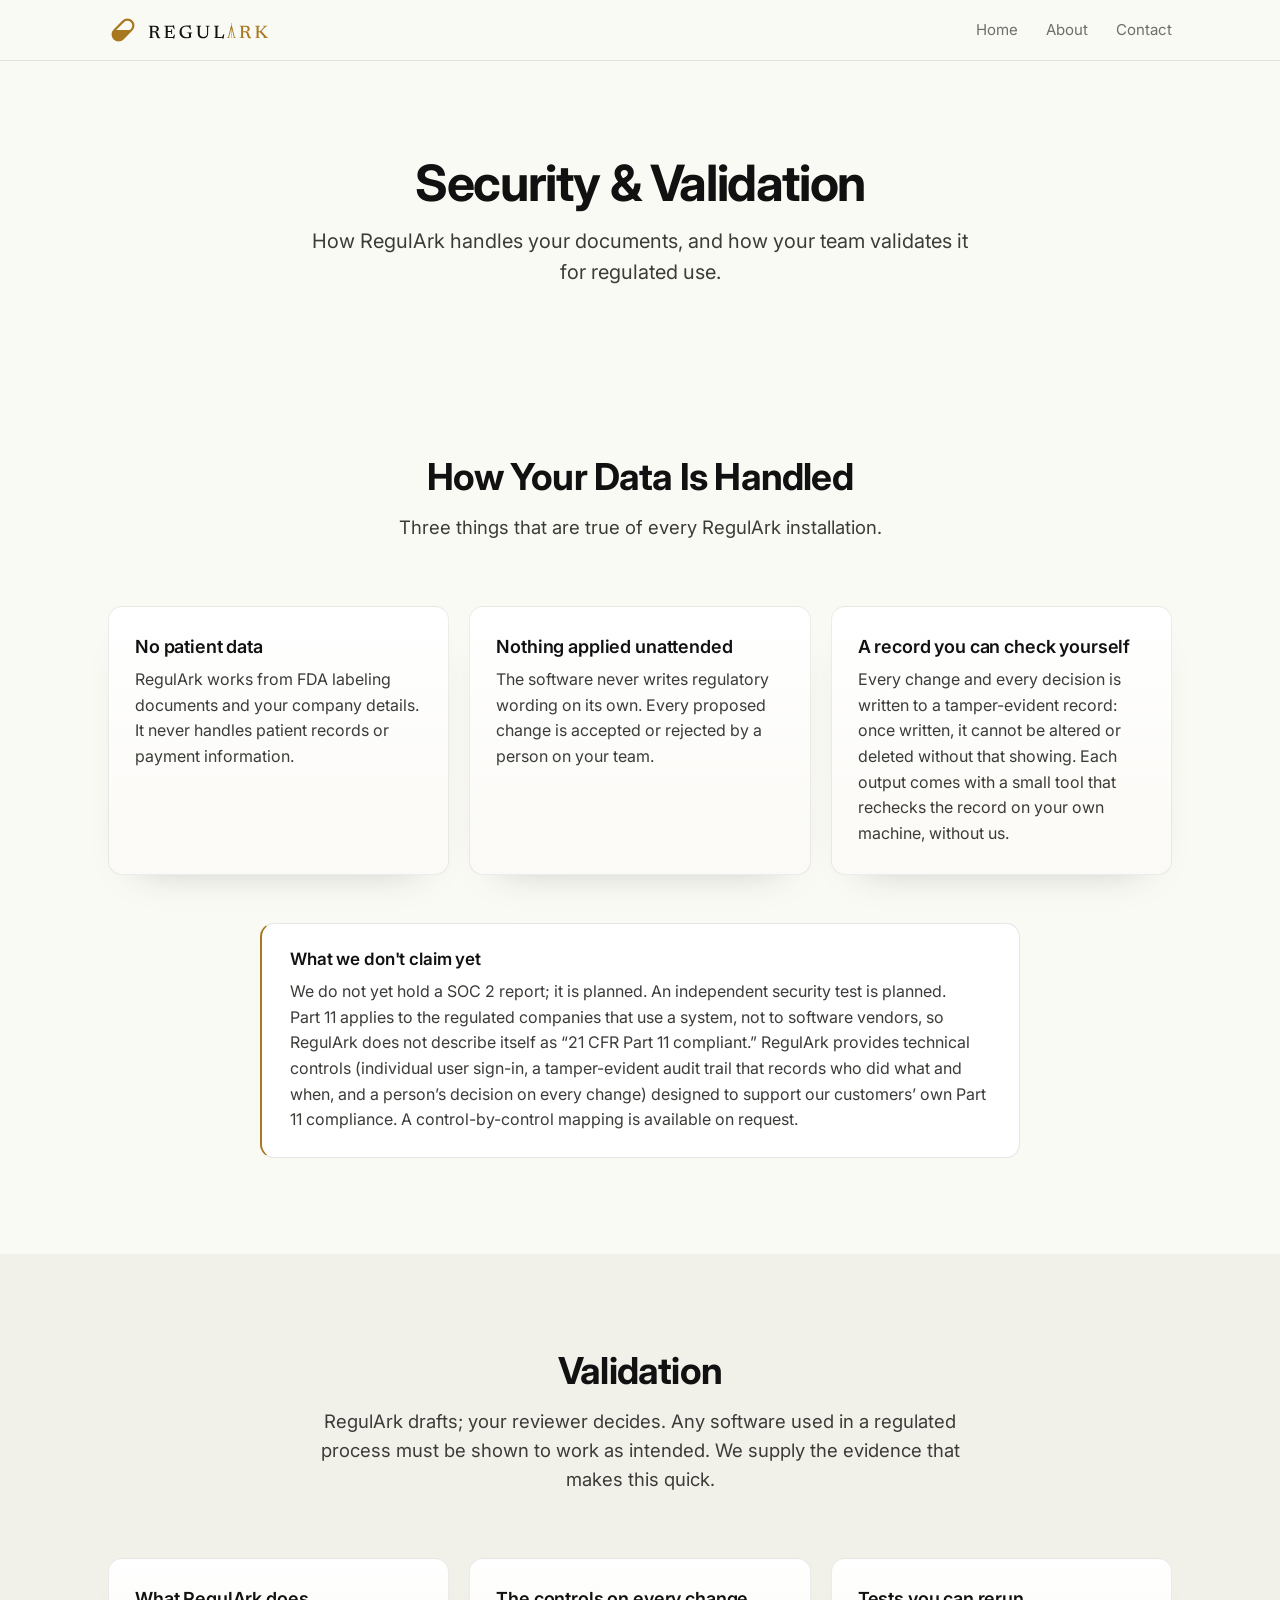
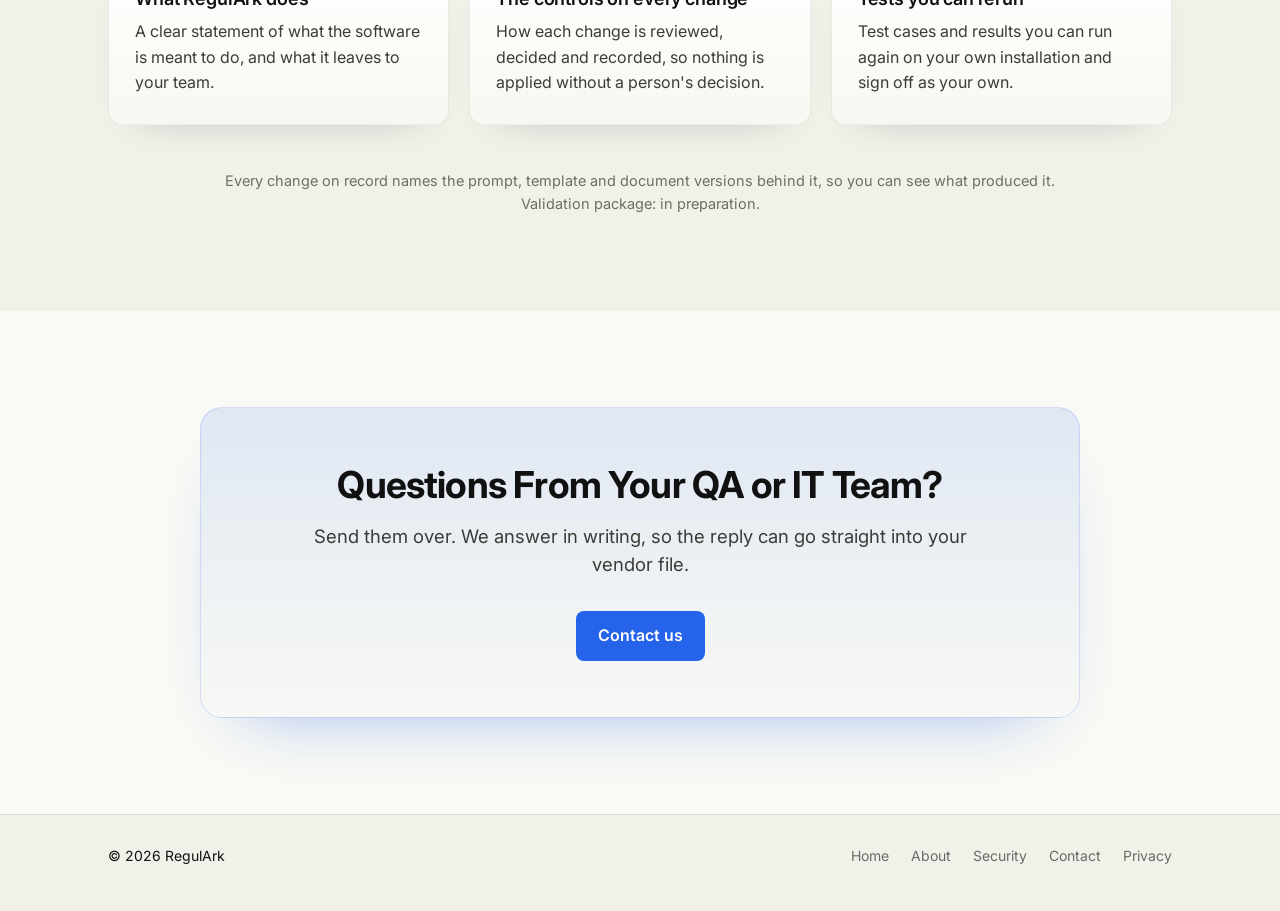
<file: security.html>
<!doctype html>
<html lang="en">
<head>
<meta charset="utf-8">
<meta name="viewport" content="width=device-width, initial-scale=1">
<title>Security &amp; Validation | RegulArk</title>
<meta name="description" content="How RegulArk handles your documents, what it does not claim yet, and how your team validates it for regulated use.">
<meta name="theme-color" content="#FAFAF5">
<link rel="canonical" href="https://regulark.com/security.html">
<link rel="icon" href="/favicon.ico?v=7" sizes="48x48">
<link rel="icon" href="/icon7.svg?v=7" type="image/svg+xml">
<link rel="apple-touch-icon" href="/apple-touch-icon.png?v=7">
<link rel="preload" href="fonts/inter-var.woff2" as="font" type="font/woff2" crossorigin>
<link rel="stylesheet" href="styles.css?v=16">
<script>document.documentElement.classList.add('js')</script>
</head>
<body>
<header class="nav"><div class="wrap">
  <a class="brand" href="index.html" aria-label="RegulArk home"><svg class="mark" viewBox="0 0 48 48" aria-hidden="true"><clipPath id="rkm"><rect x="0" y="24" width="48" height="24"/></clipPath><g transform="scale(1)" fill="#A8781F"><rect transform="rotate(-45 24 24)" x="4.5" y="14.5" width="39" height="19" rx="9.5" fill="none" stroke="#A8781F" stroke-width="3.5"/><g clip-path="url(#rkm)"><rect transform="rotate(-45 24 24)" x="4.5" y="14.5" width="39" height="19" rx="9.5"/></g></g></svg><svg class="wordmark" viewBox="0 -11.5 549.8 77.5" aria-hidden="true"><path fill="#111111" d="M28.518 31.046Q33.558 31.046 36.771 28.4Q39.984 25.753999999999998 39.984 20.546Q39.984 17.186 38.556 14.854999999999997Q37.128 12.523999999999994 33.852000000000004 11.305999999999994Q30.576 10.087999999999994 25.032 10.087999999999994H12.39L13.062000000000001 5.215999999999994H29.694000000000003Q36.792 5.215999999999994 41.097 7.1059999999999945Q45.402 8.995999999999995 47.376000000000005 12.229999999999997Q49.35 15.463999999999999 49.35 19.454Q49.35 23.233999999999995 47.712 26.194999999999997Q46.074000000000005 29.156 42.819 31.087999999999997Q39.564 33.019999999999996 34.734 33.69199999999999V33.397999999999996Q38.052 33.608 40.047 34.532Q42.042 35.456 43.30200000000001 37.367000000000004Q44.562000000000005 39.278 45.57 42.428L49.056000000000004 53.012Q49.980000000000004 55.742 50.862 57.001999999999995Q51.744 58.262 52.941 58.577Q54.138000000000005 58.892 55.986000000000004 58.892V62.042Q51.45 62.336 48.636 62.230999999999995Q45.822 62.126 44.163000000000004 61.328Q42.504000000000005 60.53 41.559000000000005 58.913Q40.614000000000004 57.296 39.816 54.566L36.54 44.108000000000004Q35.532000000000004 40.873999999999995 34.587 39.068Q33.642 37.262 32.172000000000004 36.527Q30.702 35.792 28.14 35.792H12.978000000000002L12.264000000000001 31.046ZM19.446 5.215999999999994V57.59L26.124000000000002 59.816V62.0H3.528V59.816L10.248000000000001 57.59V9.625999999999998L3.528 7.399999999999999V5.215999999999994Z M109.87200000000001 21.302V32.263999999999996V43.184H106.05000000000001L105.168 34.616H84.882V29.827999999999996H105.168L106.05000000000001 21.302ZM121.21200000000002 21.302 118.39800000000001 21.637999999999998 111.38400000000001 8.323999999999998 114.28200000000001 10.046H84.882V5.215999999999994H112.602L117.26400000000001 2.779999999999994H118.77600000000001ZM112.09800000000001 58.976 120.162 44.948 122.72400000000002 45.367999999999995 119.53200000000001 64.772H117.852L113.232 62.0H84.882V57.17H114.45000000000002ZM74.17200000000001 62.0V59.816L80.89200000000001 57.59V9.625999999999998L74.17200000000001 7.399999999999999V5.215999999999994H90.09V62.0Z M196.14000000000001 54.23 197.82000000000002 57.548V58.43Q194.83800000000002 59.816 191.28900000000002 60.824Q187.74 61.832 183.834 62.378Q179.92800000000003 62.924 175.854 62.924Q168.46200000000002 62.924 162.519 60.992000000000004Q156.57600000000002 59.06 152.37600000000003 55.343Q148.17600000000002 51.626 145.95000000000002 46.271Q143.72400000000002 40.916 143.72400000000002 34.111999999999995Q143.76600000000002 25.04 147.693 18.319999999999997Q151.62 11.599999999999994 159.054 7.945999999999994Q166.488 4.2919999999999945 176.988 4.2919999999999945Q180.18 4.2919999999999945 183.05700000000002 4.690999999999995Q185.93400000000003 5.089999999999996 189.37800000000001 5.971999999999994L186.354 6.475999999999999L191.562 2.485999999999997H193.28400000000002L195.46800000000002 22.687999999999995L192.52800000000002 23.065999999999995L185.30400000000003 9.331999999999994L189.46200000000002 13.573999999999998Q186.10200000000003 11.305999999999997 182.805 10.255999999999997Q179.508 9.205999999999996 175.35000000000002 9.205999999999996Q169.89000000000001 9.205999999999996 165.774 10.654999999999998Q161.65800000000002 12.104 158.907 14.938999999999997Q156.156 17.773999999999994 154.77 21.868999999999996Q153.38400000000001 25.964 153.38400000000001 31.255999999999997Q153.342 39.992 156.282 45.977000000000004Q159.222 51.962 164.409 55.007000000000005Q169.596 58.052 176.31600000000003 58.052Q179.04600000000002 58.052 181.692 57.59Q184.33800000000002 57.128 186.60600000000002 56.204Q188.87400000000002 55.28 190.34400000000002 53.978L186.942 59.858V40.873999999999995L179.214 38.48V36.296H201.72600000000003V38.48L196.14000000000001 40.706Z M269.178 40.748V9.625999999999998L262.332 7.399999999999999V5.215999999999994H280.85400000000004V7.399999999999999L274.134 9.625999999999998V40.16Q274.134 47.51 271.446 52.592Q268.75800000000004 57.674 263.634 60.299Q258.51 62.924 251.11800000000002 62.924Q243.264 62.924 237.846 60.299Q232.42800000000003 57.674 229.656 52.424Q226.88400000000001 47.174 226.88400000000001 39.32V9.625999999999998L220.16400000000002 7.399999999999999V5.215999999999994H242.76000000000002V7.399999999999999L236.04000000000002 9.625999999999998V39.488Q236.04000000000002 45.158 237.88800000000003 48.917Q239.73600000000002 52.676 243.43200000000002 54.524Q247.12800000000001 56.372 252.63000000000002 56.372Q258.00600000000003 56.372 261.68100000000004 54.587Q265.356 52.802 267.267 49.316Q269.178 45.83 269.178 40.748Z M344.19 64.856H342.3L337.512 62.0H311.598L311.64 57.128H341.418L336.336 58.934L345.156 43.688L347.844 44.108000000000004ZM316.80600000000004 9.625999999999998V62.0H300.88800000000003V59.816L307.608 57.59V9.625999999999998L300.88800000000003 7.399999999999999V5.215999999999994H323.526V7.399999999999999Z"/><path fill="#A8781F" d="M378.27 5.72H382.77L396.28 62.00H392.34L380.52 14.16L368.70 62.00H364.76Z M360.82 59.19h11.82v2.81h-11.82Z M388.40 59.19h11.82v2.81h-11.82Z M379.54 -6.66h1.97v68.66h-1.97Z M442.722 31.046Q447.762 31.046 450.975 28.4Q454.188 25.753999999999998 454.188 20.546Q454.188 17.186 452.76 14.854999999999997Q451.332 12.523999999999994 448.05600000000004 11.305999999999994Q444.78000000000003 10.087999999999994 439.236 10.087999999999994H426.594L427.266 5.215999999999994H443.898Q450.996 5.215999999999994 455.301 7.1059999999999945Q459.606 8.995999999999995 461.58000000000004 12.229999999999997Q463.55400000000003 15.463999999999999 463.55400000000003 19.454Q463.55400000000003 23.233999999999995 461.91600000000005 26.194999999999997Q460.278 29.156 457.023 31.087999999999997Q453.76800000000003 33.019999999999996 448.938 33.69199999999999V33.397999999999996Q452.25600000000003 33.608 454.251 34.532Q456.246 35.456 457.506 37.367000000000004Q458.766 39.278 459.774 42.428L463.26 53.012Q464.184 55.742 465.06600000000003 57.001999999999995Q465.948 58.262 467.145 58.577Q468.342 58.892 470.19 58.892V62.042Q465.654 62.336 462.84000000000003 62.230999999999995Q460.026 62.126 458.367 61.328Q456.708 60.53 455.76300000000003 58.913Q454.818 57.296 454.02 54.566L450.744 44.108000000000004Q449.736 40.873999999999995 448.791 39.068Q447.846 37.262 446.376 36.527Q444.906 35.792 442.344 35.792H427.182L426.468 31.046ZM433.65000000000003 5.215999999999994V57.59L440.32800000000003 59.816V62.0H417.732V59.816L424.452 57.59V9.625999999999998L417.732 7.399999999999999V5.215999999999994Z M542.01 57.506 548.352 59.816V62.0H525.294V60.068L530.418 57.968L510.00600000000003 35.036H501.144V30.247999999999998H510.762L531.006 9.373999999999995L524.4540000000001 7.399999999999999V5.215999999999994H543.8580000000001V7.399999999999999L537.432 9.541999999999994L514.1220000000001 32.599999999999994L516.096 28.735999999999997ZM504.29400000000004 9.625999999999998V57.59L510.93 59.816V62.0H488.37600000000003V59.816L495.096 57.59V9.625999999999998L488.37600000000003 7.399999999999999V5.215999999999994H511.014V7.399999999999999Z"/></svg></a>
  <nav class="links" aria-label="Main">
    <a href="index.html">Home</a><a href="about.html">About</a><a href="contact.html">Contact</a>
  </nav>
</div></header>
<main>
<section class="hero center"><div class="wrap" data-g>
  <h1 class="h-xl pt" data-r>Security &amp; Validation</h1>
  <p class="sub" data-r>How RegulArk handles your documents, and how your team validates it for regulated use.</p>
</div></section>

<section class="sec"><div class="wrap">
  <div class="center" data-g>
    <h2 class="h-l" data-r>How Your Data Is Handled</h2>
    <p class="sub" data-r>Three things that are true of every RegulArk installation.</p>
  </div>
  <div class="cols cards" data-g>
    <div data-r><h3>No patient data</h3><p>RegulArk works from FDA labeling documents and your company details. It never handles patient records or payment information.</p></div>
    <div data-r><h3>Nothing applied unattended</h3><p>The software never writes regulatory wording on its own. Every proposed change is accepted or rejected by a person on your team.</p></div>
    <div data-r><h3>A record you can check yourself</h3><p>Every change and every decision is written to a tamper-evident record: once written, it cannot be altered or deleted without that showing. Each output comes with a small tool that rechecks the record on your own machine, without us.</p></div>
  </div>
  <div class="notyet" data-r>
    <h3>What we don't claim yet</h3>
    <p>We do not yet hold a SOC 2 report; it is planned. An independent security test is planned.</p>
    <p>Part 11 applies to the regulated companies that use a system, not to software vendors, so RegulArk does not describe itself as &ldquo;21 CFR Part 11 compliant.&rdquo; RegulArk provides technical controls (individual user sign-in, a tamper-evident audit trail that records who did what and when, and a person&rsquo;s decision on every change) designed to support our customers&rsquo; own Part 11 compliance. A control-by-control mapping is available on request.</p>
  </div>
</div></section>

<section class="sec alt"><div class="wrap">
  <div class="center" data-g>
    <h2 class="h-l" data-r>Validation</h2>
    <p class="sub" data-r>RegulArk drafts; your reviewer decides. Any software used in a regulated process must be shown to work as intended. We supply the evidence that makes this quick.</p>
  </div>
  <div class="cols cards" data-g>
    <div data-r><h3>What RegulArk does</h3><p>A clear statement of what the software is meant to do, and what it leaves to your team.</p></div>
    <div data-r><h3>The controls on every change</h3><p>How each change is reviewed, decided and recorded, so nothing is applied without a person's decision.</p></div>
    <div data-r><h3>Tests you can rerun</h3><p>Test cases and results you can run again on your own installation and sign off as your own.</p></div>
  </div>
  <p class="fine" data-r>Every change on record names the prompt, template and document versions behind it, so you can see what produced it.<br>Validation package: in preparation.</p>
</div></section>

<section class="sec"><div class="wrap"><div class="cta-box center" data-g>
  <h2 class="h-l" data-r>Questions From Your QA or IT Team?</h2>
  <p class="sub" data-r>Send them over. We answer in writing, so the reply can go straight into your vendor file.</p>
  <div class="ctas" data-r><a class="btn" href="contact.html">Contact us</a></div>
</div></div></section>
</main>
<footer><div class="wrap">
  <span>&copy; 2026 RegulArk</span>
  <nav aria-label="Footer"><a href="index.html">Home</a><a href="about.html">About</a><a href="security.html">Security</a><a href="contact.html">Contact</a><a href="privacy.html">Privacy</a></nav>
</div></footer>
<script src="main.js?v=11"></script>
</body>
</html>
</file>
<file: styles.css>
/* Regulark website v4 (13 Oct 2026). One clean stylesheet. */
@font-face{font-family:"Inter Var";src:url(fonts/inter-var.woff2) format("woff2");font-weight:100 900;font-display:swap}
@font-face{font-family:"Plex Serif";src:url(fonts/ibm-plex-serif-latin-400-normal.woff2) format("woff2");font-weight:400;font-display:swap}

:root{
  color-scheme:light;
  --bg:#FAFAF5; --alt:#F1F0E9; --card:#FFFFFF;
  --ink:#111111; --text:#3B3B38; --meta:#6E6D67; --hair:rgba(17,17,17,.10); --hair-2:#ECEAE3;
  --blue:#2563EB; --blue-soft:rgba(37,99,235,.88); --gold:#E7B65A; --brass:#A8781F;
  --del:#B4232A; --ins:#1F4FB8; --ok:#1D6B3F; --ok-bg:#E3F1E8; --wait:#8A5A00; --wait-bg:#FBF0D9;
  --sans:"Inter Var",-apple-system,BlinkMacSystemFont,"Segoe UI",Roboto,Helvetica,Arial,sans-serif;
  --serif:"Plex Serif",Georgia,"Times New Roman",serif;
  --mono:ui-monospace,"SF Mono",Menlo,Consolas,monospace;
  --ease:cubic-bezier(.2,.7,.2,1);
}
*{box-sizing:border-box}
html{-webkit-text-size-adjust:100%;scroll-behavior:smooth}
body{margin:0;background:var(--bg);color:var(--ink);font:400 17px/1.6 var(--sans);-webkit-font-smoothing:antialiased;display:flex;flex-direction:column;min-height:100vh;min-height:100svh}
main{flex:1 0 auto;overflow-x:clip}
a{color:inherit}
:focus-visible{outline:2px solid var(--blue);outline-offset:3px;border-radius:4px}
.wrap{max-width:1120px;margin:0 auto;padding:0 28px}
@media (max-width:640px){.wrap{padding:0 18px}}

/* nav */
.nav{position:sticky;top:0;z-index:50;background:rgba(250,250,245,.86);backdrop-filter:saturate(160%) blur(18px);-webkit-backdrop-filter:saturate(160%) blur(18px);border-bottom:1px solid var(--hair)}
.nav .wrap{display:flex;align-items:center;justify-content:space-between;height:60px}
.brand{display:flex;align-items:center;gap:10px;text-decoration:none}
.brand .mark{width:30px;height:30px;display:block}
.brand .wordmark{height:17px;width:auto;display:block;transition:opacity .25s}
.brand:hover .wordmark{opacity:.8}
.links{display:flex;gap:28px;font-size:15px}
.links a{text-decoration:none;color:var(--ink);opacity:.6;position:relative;padding:4px 0;transition:opacity .2s}
.links a::after{content:"";position:absolute;left:0;right:0;bottom:-2px;height:1.5px;background:var(--blue);transform:scaleX(0);transform-origin:left;transition:transform .35s var(--ease)}
.links a:hover,.links a[aria-current="page"]{opacity:1}
.links a:hover::after,.links a[aria-current="page"]::after{transform:scaleX(1)}

/* type */
h1,h2,h3{margin:0;color:var(--ink);font-family:var(--sans);font-variant-ligatures:no-common-ligatures}
.h-xl{font-weight:700;font-size:clamp(38px,5.4vw,66px);line-height:1.05;letter-spacing:-.028em}
.h-xl.pt{font-size:clamp(32px,4.2vw,50px)}
.h-l{font-weight:700;font-size:clamp(27px,2.9vw,38px);line-height:1.12;letter-spacing:-.022em}
h3{font-weight:600;font-size:18px;line-height:1.35;letter-spacing:-.008em}
.sub{font-weight:400;font-size:clamp(17px,1.45vw,19px);line-height:1.55;color:var(--text);margin:16px 0 0;max-width:660px}
.hero .sub{font-size:clamp(17px,1.6vw,20px)}
.center{text-align:center}.center .sub{margin-left:auto;margin-right:auto}
p{color:var(--text)}

/* buttons */
.ctas{display:flex;gap:24px;align-items:center;flex-wrap:wrap;margin-top:32px}
.center .ctas{justify-content:center}
.btn{display:inline-block;background:var(--blue);color:#fff;text-decoration:none;font-weight:600;font-size:16px;padding:12px 22px;border-radius:8px;transition:transform .3s var(--ease),box-shadow .3s var(--ease),background .2s}
.btn:hover{background:#1D4ED8;transform:translateY(-1px);box-shadow:0 10px 24px -12px rgba(37,99,235,.6)}
.more{color:var(--blue);text-decoration:none;font-weight:500;font-size:16px;display:inline-flex;gap:6px;align-items:center}
.more span{display:inline-block;transition:transform .3s var(--ease)}
.more:hover span{transform:translateX(4px)}

/* sections */
.sec{padding:96px 0}
.sec.tight{padding:64px 0 0;position:relative;z-index:1}
.alt{background:var(--alt)}
@media (max-width:640px){.sec{padding:60px 0}.sec.tight{padding:44px 0 20px}}

/* hero */
.hero{padding:96px 0 72px;overflow:hidden}
.status{display:inline-flex;align-items:center;gap:8px;font-size:13.5px;font-weight:500;color:var(--meta);background:#fff;border:1px solid var(--hair);border-radius:999px;padding:5px 12px 5px 10px;margin:0 0 22px}
.status i{width:7px;height:7px;border-radius:50%;background:var(--gold);box-shadow:0 0 0 3px rgba(231,182,90,.25)}
@media (max-width:640px){.hero{padding:48px 0 24px}}

/* hero product window: an annotated comparison being reviewed */
.demo{position:relative;max-width:1060px;margin:56px auto 0;text-align:left;background:var(--card);border:1px solid var(--hair);border-radius:14px;box-shadow:0 1px 2px rgba(17,17,17,.04),0 40px 90px -40px rgba(17,17,17,.30);overflow:hidden}
.demo::before{content:"";position:absolute;inset:-1px;border-radius:14px;pointer-events:none;box-shadow:inset 0 1px 0 rgba(255,255,255,.8)}
.dbar{display:flex;align-items:center;gap:12px;padding:12px 18px;border-bottom:1px solid var(--hair-2);font-size:13px;color:var(--meta);background:#FCFCF9}
.dbar svg{width:18px;height:18px;flex:none}
.dbar b{color:var(--ink);font-weight:600}
.dbar .sep{opacity:.5}
.state{margin-left:auto;display:inline-flex;align-items:center;gap:6px;font:600 12px/1 var(--sans);padding:6px 10px;border-radius:999px;background:var(--wait-bg);color:var(--wait);transition:background .4s,color .4s;white-space:nowrap}
.state::before{content:"";width:6px;height:6px;border-radius:50%;background:currentColor}
.demo.s5 .state{background:var(--ok-bg);color:var(--ok)}
.dgrid{display:grid;grid-template-columns:minmax(0,1fr) minmax(0,1fr) 290px}
.dcol{padding:18px 22px 22px}
.dcol+.dcol{border-left:1px solid var(--hair-2)}
.dh{font:600 11px/1.3 var(--sans);letter-spacing:.07em;text-transform:uppercase;color:#8A8983;margin-bottom:14px}
.dsec{font:600 12px/1.3 var(--sans);letter-spacing:.04em;color:var(--ink);margin:0 0 8px}
.dsec+.dtext{margin-top:0}
.dtext{font:400 14.5px/1.7 var(--serif);color:#1C1C1A;margin:0 0 14px}
.dtext>span{display:block}
.del{background:linear-gradient(var(--del),var(--del)) no-repeat 0 58%/0% 1.5px;transition:background-size .7s var(--ease),color .4s}
.ins{color:var(--ins);background:rgba(37,99,235,0);border-radius:3px;transition:background .6s,opacity .5s;opacity:0}
.mk{display:inline-flex;align-items:center;justify-content:center;width:16px;height:16px;border-radius:50%;background:var(--ins);color:#fff;font:600 10px/1 var(--sans);vertical-align:3px;margin-left:3px;opacity:0;transform:scale(.4);transition:opacity .35s,transform .45s var(--ease)}
.on .del{background-size:100% 1.5px;color:var(--del)}
.on .ins{opacity:1;background:rgba(37,99,235,.09)}
.on .mk{opacity:1;transform:none}
.dnote{display:grid;grid-template-columns:20px minmax(0,1fr);gap:10px;margin-bottom:16px;opacity:0;transform:translateX(10px);transition:opacity .5s,transform .6s var(--ease)}
.dnote.on{opacity:1;transform:none}
.dnote .mk{opacity:1;transform:none;margin:2px 0 0;width:18px;height:18px}
.dnote p{margin:0;font-size:13.5px;line-height:1.5;color:#2A2A28}
.dnote small{display:block;margin-top:3px;font-size:12px;color:var(--meta)}
.drec{display:flex;justify-content:space-between;gap:16px;padding:11px 18px;border-top:1px solid var(--hair-2);font-size:12.5px;color:var(--meta);background:#FCFCF9}
.drec .r{opacity:0;transition:opacity .6s}
.demo.s5 .drec .r{opacity:1}
.drec code{font-family:var(--mono);font-size:12px;color:var(--ins)}
@media (max-width:860px){
  .dgrid{grid-template-columns:minmax(0,1fr)}
  .dcol.rld{display:none}
  .dcol+.dcol{border-left:0;border-top:1px solid var(--hair-2)}
  .dbar .crumb{display:none}
  .dtext{font-size:14px}
  .drec{flex-direction:column;gap:2px}
}

/* problem */
.facts{display:grid;grid-template-columns:repeat(3,1fr);gap:48px;margin-top:56px}
.big{font-weight:600;font-size:clamp(36px,3.6vw,46px);line-height:1;letter-spacing:-.03em;color:var(--ink);margin:0 0 12px}
.fact h3{font-size:17px}
.fact p,.cols p,.trust p{margin:8px 0 0;font-size:16px;line-height:1.6;color:var(--text)}
.quote{max-width:780px;margin:64px auto 0;padding:30px 36px 24px;background:var(--card);border:1px solid var(--hair);border-radius:14px;box-shadow:0 24px 60px -40px rgba(17,17,17,.25);text-align:center}
.quote q{display:block;font:400 clamp(18px,1.9vw,22px)/1.55 var(--serif);color:var(--ink);quotes:"\201C" "\201D"}
.quote cite{display:block;margin-top:14px;font:500 12.5px/1 var(--sans);font-style:normal;letter-spacing:.02em;color:var(--meta)}
.cols{display:grid;grid-template-columns:repeat(3,1fr);gap:48px;margin-top:64px}
@media (max-width:860px){.facts,.cols{grid-template-columns:1fr;gap:32px;margin-top:40px}.quote{margin-top:44px;padding:24px 20px 20px}}

/* exploded view */
.explode{position:relative;height:330vh;margin-top:-90px}
.explode .pin{position:sticky;top:60px;height:calc(100vh - 60px);height:calc(100svh - 60px);display:grid;grid-template-columns:minmax(0,5fr) minmax(0,7fr);align-items:center;gap:24px;max-width:1120px;margin:0 auto;padding:0 28px}
.steps3d{list-style:none;margin:0;padding:0}
.steps3d li{padding:16px 0 16px 22px;border-left:2px solid var(--hair);opacity:.65;cursor:pointer;transition:opacity .4s,border-color .4s}
.steps3d li h3{font-size:19px}
.steps3d li p{margin:6px 0 0;font-size:16px;line-height:1.55;max-height:0;opacity:0;overflow:hidden;transition:max-height .5s var(--ease),opacity .4s}
.steps3d li.on{opacity:1;border-color:var(--blue)}
.steps3d li.on p{max-height:120px;opacity:1}
.steps3d li:hover{opacity:1}
.stage{perspective:1700px;height:540px;display:flex;align-items:center;justify-content:center}
.stack{position:relative;width:460px;height:330px;transform-style:preserve-3d;transform:rotateX(44deg) rotateZ(-26deg)}
.layer{position:absolute;inset:0;border-radius:12px;background:#fff;color:var(--ink);padding:24px 26px;font:400 15px/1.6 var(--serif);border:1px solid rgba(17,17,17,.22);box-shadow:0 30px 60px -22px rgba(17,17,17,.45);transition:opacity .35s,border-color .35s,box-shadow .35s}
.layer.cur{border-color:var(--blue);box-shadow:0 0 0 2px rgba(37,99,235,.25),0 34px 70px -22px rgba(17,17,17,.5)}
.layer .tag{position:absolute;top:-34px;left:0;font:600 15px/1 var(--sans);color:var(--blue);opacity:var(--s,1)}
.layer .hd{font:700 12px/1 var(--sans);letter-spacing:.07em;color:var(--ink);border-bottom:1.5px solid #D9D5CA;padding-bottom:10px;margin-bottom:14px}
.layer ul{margin:0;padding:0;list-style:none;font:500 14.5px/1.4 var(--sans)}
.layer ul li{padding:8px 0;border-bottom:1px solid #E6E2D8;display:flex;justify-content:space-between;gap:8px}
.layer ul li span{color:var(--ok);font-weight:700}
.layer .ln{height:8px;border-radius:4px;background:#E2DED3;margin:11px 0}
.layer .del{background:none;color:var(--del);text-decoration:line-through;text-decoration-thickness:1.5px}
.layer .ins{opacity:1;background:none;color:var(--ins);border-bottom:1.5px solid var(--ins);border-radius:0}
.layer sup{font:700 11px/1 var(--sans);color:var(--ins)}
.layer table{width:100%;border-collapse:collapse;font:500 14px/1.4 var(--sans)}
.layer td{padding:8px 4px;border-bottom:1px solid #E6E2D8}
.layer td.h{font-family:var(--mono);font-size:12.5px;color:var(--ins)}
.layer.l4{background:#F7F6F0}
.stepcap{display:none}
@media (max-width:900px){
  .explode{height:300vh}
  .explode .pin{grid-template-columns:1fr;grid-template-rows:auto auto;align-content:start;gap:0;padding:12px 18px 0}
  .stage{height:320px;order:-1;margin-top:28px}
  .stack{width:270px;height:200px}
  .layer{padding:14px 15px;font-size:9.5px}
  .layer .tag{font-size:12px;top:-22px}
  .layer .hd{font-size:8.5px;padding-bottom:6px;margin-bottom:8px}
  .layer ul{font-size:9.5px}.layer ul li{padding:4px 0}
  .layer table{font-size:9.5px}.layer td{padding:4px 2px}.layer td.h{font-size:8.5px}
  .layer .ln{height:5px;margin:6px 0}
  .steps3d{display:grid;grid-template-columns:repeat(4,auto);justify-content:space-between;gap:6px;border-top:1px solid var(--hair);padding-top:10px}
  .steps3d li{padding:8px 0 6px;border-left:0;border-bottom:2px solid transparent;text-align:center}
  .steps3d li.on{border-color:var(--blue)}
  .steps3d li h3{font-size:14px;white-space:nowrap}
  .steps3d li p{display:none}
  .stepcap{display:block;min-height:96px;margin:14px 0 0;font-size:16px;line-height:1.55;color:var(--text)}
}
@media (max-width:380px){.steps3d li h3{font-size:13px}}

/* modules */
.mods{display:grid;grid-template-columns:repeat(5,1fr);gap:12px;margin-top:48px}
.mod{all:unset;box-sizing:border-box;cursor:pointer;display:flex;flex-direction:column;border-radius:10px;padding:16px;background:var(--card);border:1px solid var(--hair);transition:transform .35s var(--ease),border-color .35s,background .35s}
.mod:hover{transform:translateY(-2px);border-color:rgba(168,120,31,.6)}
.mod:focus-visible{outline:2px solid var(--blue);outline-offset:3px}
.mod .m{font-weight:600;font-size:22px;line-height:1;color:var(--ink);opacity:.35}
.mod .mt{font-weight:600;font-size:14.5px;line-height:1.3;margin-top:10px;color:var(--ink)}
.mod .st{margin-top:12px;font-weight:600;font-size:12.5px;color:var(--meta)}
.mod.on{background:var(--gold);border-color:var(--gold)}
.mod.on .m,.mod.on .st{opacity:1;color:var(--ink)}
.moddesc{max-width:720px;margin:26px auto 0;text-align:center;min-height:84px}
.moddesc p{display:none;margin:0;font-size:16px;line-height:1.6}
.moddesc p.on{display:block;animation:fade .35s ease-out}
.moddesc b{color:var(--ink);font-weight:600}
@keyframes fade{from{opacity:0;transform:translateY(4px)}to{opacity:1;transform:none}}
@media (max-width:900px){.mods{grid-template-columns:repeat(2,1fr);margin-top:32px}.mods .mod:first-child{grid-column:span 2}}

/* the specialist line, set apart */
.callout{position:relative;width:fit-content;max-width:100%;margin:56px auto 0;text-wrap:balance;padding:24px 34px;border-radius:14px;text-align:center;font-size:clamp(17px,1.6vw,19px);font-weight:500;line-height:1.5;color:#0F1B3D;background:linear-gradient(135deg,#E9F0FF 0%,#F2EEFF 55%,#FBF3E2 100%);border:1px solid rgba(37,99,235,.16);box-shadow:0 18px 44px -28px rgba(37,99,235,.45)}
.callout b{font-weight:650;color:#1D4ED8}
@media (max-width:640px){.callout{margin-top:40px;padding:18px 20px}}

/* built for regulated work */
.trust{display:grid;grid-template-columns:repeat(3,1fr);gap:40px 48px;margin-top:56px}
.trust .t{display:grid;grid-template-columns:26px minmax(0,1fr);gap:12px}
.trust .ck{width:22px;height:22px;border-radius:50%;background:rgba(37,99,235,.10);display:flex;align-items:center;justify-content:center;margin-top:1px}
.trust .ck svg{width:12px;height:12px}
.trust p{margin-top:6px}
.fine{margin:44px 0 0;text-align:center;font-size:14.5px;color:var(--meta)}
@media (max-width:900px){.trust{grid-template-columns:1fr 1fr;gap:32px}}
@media (max-width:620px){.trust{grid-template-columns:1fr;margin-top:36px}}

/* contact */
.mailbig{display:inline-block;font-weight:600;font-size:clamp(20px,2.2vw,26px);letter-spacing:-.015em;color:var(--blue);text-decoration:none;margin-top:28px;padding-bottom:4px;background:linear-gradient(rgba(37,99,235,.35),rgba(37,99,235,.35)) no-repeat 0 100%/100% 1.5px;transition:background .3s;word-break:break-word}
.mailbig:hover{background-image:linear-gradient(var(--blue),var(--blue))}
dl.send{max-width:620px;margin:48px auto 0;padding:0;text-align:left;border-top:1px solid var(--hair)}
dl.send>div{display:grid;grid-template-columns:200px minmax(0,1fr);gap:24px;padding:18px 0;border-bottom:1px solid var(--hair)}
dl.send dt{font-weight:600;font-size:16px;color:var(--ink)}
dl.send dd{margin:0;font-size:16px;line-height:1.55;color:var(--text)}
@media (max-width:600px){dl.send>div{grid-template-columns:1fr;gap:4px}}

/* privacy */
.legal{max-width:760px;margin:0 auto;padding:96px 28px 40px}
.legal .shortv{font-weight:500;font-size:clamp(18px,1.8vw,21px);line-height:1.45;color:var(--ink);border-left:2px solid var(--blue);padding-left:20px;margin:32px 0 52px}
.clause{display:grid;grid-template-columns:44px minmax(0,1fr);padding:26px 0;border-top:1px solid var(--hair)}
.clause .n{font-weight:600;font-size:15px;color:var(--ink);opacity:.4;padding-top:2px}
.clause h2{font-size:18px;font-weight:600;margin-bottom:8px}
.clause p{margin:0 0 10px;font-size:16px;color:var(--text)}
.updated{font-size:14px;color:var(--meta);margin-top:30px}
@media (max-width:640px){.legal{padding:56px 18px 32px}}

/* footer */
footer{background:var(--alt);border-top:1px solid var(--hair);font-size:14px}
footer .wrap{display:flex;justify-content:space-between;gap:20px;flex-wrap:wrap;padding-top:30px;padding-bottom:44px}
footer nav{display:flex;gap:22px;flex-wrap:wrap}
footer a{text-decoration:none;opacity:.6;transition:opacity .2s}
footer a:hover{opacity:1}

/* phone */
@media (max-width:640px){
  .h-xl{font-size:clamp(34px,9vw,42px)}
  .h-xl.pt{font-size:clamp(30px,8vw,36px)}
  .h-l{font-size:clamp(25px,7vw,30px)}
  .demo{margin-top:40px}
}
@media (max-width:420px){
  .brand .mark{width:24px;height:24px}
  .brand .wordmark{height:14px}
  .brand{gap:8px}
  .links{gap:16px;font-size:14px}
}

/* reveal: one thing after another. Hidden only when JS is running. */
.js [data-r]{opacity:0;transform:translateY(18px);filter:blur(6px);transition:opacity .8s var(--ease),transform .9s var(--ease),filter .8s var(--ease);transition-delay:calc(var(--i,0) * 110ms)}
.js [data-r].in{opacity:1;transform:none;filter:none}
@media (prefers-reduced-motion:reduce){
  html{scroll-behavior:auto}
  .js [data-r]{opacity:1;transform:none;filter:none;transition:none}
  .del,.ins,.mk,.dnote,.drec .r,.state,.btn,.mod,.layer{transition:none}
}
/* hero demo: inserted text slides open */
.demo .ins{display:inline-block;max-width:0;overflow:hidden;white-space:nowrap;vertical-align:bottom;transition:max-width .9s var(--ease),background .6s,opacity .4s}
.demo .on .ins{max-width:12em}
.hero .fine{margin-top:18px;font-size:13px}
@media (min-width:901px){.explode{margin-top:-150px}}

/* divider between same-colour sections: hairline, brand mark, hairline */
.divider{display:flex;align-items:center;justify-content:center;gap:16px;max-width:1120px;margin:0 auto;padding:0 28px}
.divider span{flex:1;max-width:220px;height:1px;background:linear-gradient(90deg,transparent,rgba(17,17,17,.18))}
.divider span:last-child{background:linear-gradient(90deg,rgba(17,17,17,.18),transparent)}
.divider svg{width:20px;height:20px;flex:none;opacity:.9}
.hero+.divider+.sec{padding-top:72px}
/* soft cards (About) */
.cols.cards{gap:20px}
.cols.cards>div{background:linear-gradient(180deg,#FFFFFF,#FBFAF6);border:1px solid rgba(17,17,17,.08);border-radius:14px;padding:28px 26px;box-shadow:0 18px 40px -32px rgba(17,17,17,.35)}
.alt .cols.cards>div{background:linear-gradient(180deg,#FFFFFF,#F8F7F1)}
@media (max-width:640px){.hero+.divider+.sec{padding-top:48px}.cols.cards>div{padding:22px 20px}}
/* phone: no scroll effect. Sheets stay in place; tapping a step switches the sheet (main.js) */
@media (max-width:900px){
  .explode{height:auto;margin-top:0}
  .explode .pin{position:static;height:auto;align-content:start;padding:0 18px 56px}
  .stage{height:min(48svh,360px);margin-top:32px}
  .stack{width:min(270px,68vw);height:min(200px,50vw)}
  .layer{font-size:10.5px}
  .layer .tag{display:none}
  .stepcap{min-height:4.7em;margin:14px 0 0}
}
@media (max-width:640px){
  .js [data-r]{transform:translateY(10px);filter:blur(3px);transition-duration:.55s,.6s,.55s;transition-delay:calc(var(--i,0) * 70ms)}
  .js [data-r].in{transform:none;filter:none}
}
/* stats in soft cards, phone only (Home) */
@media (max-width:860px){
  .facts{gap:14px}
  .facts .fact{background:linear-gradient(180deg,#FFFFFF,#FBFAF6);border:1px solid rgba(17,17,17,.08);border-radius:14px;padding:22px 20px;box-shadow:0 18px 40px -32px rgba(17,17,17,.35)}
  .facts .fact .big{color:#1D4ED8}
  .cols:not(.cards){gap:36px}
}
/* modules: accordion on phone (Weave-style), description opens inside the card */
.mod .md{display:none}
@media (max-width:900px){
  .mods{grid-template-columns:1fr;gap:0;margin-top:36px}
  .mods .mod:first-child{grid-column:auto}
  .mod{position:relative;display:grid;grid-template-columns:34px minmax(0,1fr);column-gap:10px;align-items:baseline;padding:18px 18px;border-radius:12px;border:1px solid rgba(17,17,17,.12);background:var(--card);transform:none!important}
  .mod+.mod{margin-top:22px}
  .mod+.mod::before{content:"";position:absolute;left:50%;top:-23px;width:1px;height:22px;background:rgba(17,17,17,.18)}
  .mod .m{grid-row:1;font-size:13px;font-weight:600;opacity:.55}
  .mod .m::before{content:"0"}
  .mod .mt{grid-column:2;margin:0;font-size:19px;font-weight:600;letter-spacing:-.012em;line-height:1.25}
  .mod .st{grid-column:2;margin-top:6px;font-size:12.5px}
  .mod .md{grid-column:2;display:grid;grid-template-rows:0fr;transition:grid-template-rows .45s var(--ease),margin .45s var(--ease)}
  .mod .md>span{overflow:hidden;font-size:15.5px;line-height:1.55;font-weight:400;color:var(--text)}
  .mod.on{background:linear-gradient(180deg,rgba(231,182,90,.34) 0%,rgba(231,182,90,.14) 60%,rgba(231,182,90,.05) 100%);border-color:rgba(168,120,31,.38)}
  .mod.on .m{opacity:.8;color:var(--brass)}
  .mod.on .st{color:var(--brass)}
  .mod.on .md{grid-template-rows:1fr;margin-top:10px}
  .moddesc{display:none}
}
/* hero small line sits under the subline */
.hero .status{margin:22px 0 0}
.hero .status+.ctas{margin-top:26px}
/* Why it matters: three short statements in cards */
.cols.matters>div{text-align:center;padding:30px 24px}
.cols.matters h3{font-size:20px;font-weight:600}
@media (max-width:640px){
  .hero .status{display:block;background:none;border:0;padding:0 8px;font-size:14px;line-height:1.5}
  .hero .status i{display:inline-block;vertical-align:1px;margin-right:6px}
}
/* Why It Matters: blue fade-away boxes, brass pill marks each point */
.sec .cols.cards.matters>div{background:linear-gradient(180deg,rgba(37,99,235,.14) 0%,rgba(37,99,235,.05) 55%,rgba(255,255,255,.35) 100%);border:1px solid rgba(37,99,235,.16);box-shadow:0 20px 44px -34px rgba(37,99,235,.55);text-align:left;padding:26px 24px}
.cols.matters h3{display:flex;align-items:center;gap:12px;font-size:19px;line-height:1.3}
.cols.matters h3::before{content:"";flex:none;width:22px;height:22px;background:url("data:image/svg+xml,%3Csvg xmlns='http://www.w3.org/2000/svg' viewBox='0 0 48 48'%3E%3CclipPath id='c'%3E%3Crect x='0' y='24' width='48' height='24'/%3E%3C/clipPath%3E%3Crect transform='rotate(-45 24 24)' x='4.5' y='14.5' width='39' height='19' rx='9.5' fill='none' stroke='%23A8781F' stroke-width='3.5'/%3E%3Cg clip-path='url(%23c)'%3E%3Crect transform='rotate(-45 24 24)' x='4.5' y='14.5' width='39' height='19' rx='9.5' fill='%23A8781F'/%3E%3C/g%3E%3C/svg%3E") center/contain no-repeat}
/* closing call to action in its own blue fade-away box */
.cta-box{max-width:880px;margin:0 auto;padding:56px 32px;border-radius:22px;background:linear-gradient(180deg,rgba(37,99,235,.12) 0%,rgba(37,99,235,.05) 60%,rgba(37,99,235,.01) 100%);border:1px solid rgba(37,99,235,.16);box-shadow:0 30px 70px -45px rgba(37,99,235,.55)}
.cta-box .sub{margin-left:auto;margin-right:auto}
@media (max-width:640px){.cta-box{padding:40px 20px;border-radius:18px}.cols.matters>div{padding:22px 20px}}
/* What We're Building: two pillars */
.cols.two{grid-template-columns:repeat(2,minmax(0,1fr));max-width:860px;margin:44px auto 0;text-align:left}
.cols.matters p{margin:8px 0 0 34px;font-size:15.5px;line-height:1.55;color:var(--text)}
@media (max-width:860px){.cols.two{grid-template-columns:1fr;gap:14px;margin-top:32px}}
/* Where We Start: glass cards over a soft glow, flipping up into place on scroll (--t: 0→1, set by main.js) */
.mods{position:relative;isolation:isolate;perspective:1100px}
.mods::before{content:"";position:absolute;inset:-50px -70px;z-index:-1;pointer-events:none;background:radial-gradient(38% 70% at 18% 55%,rgba(231,182,90,.45),transparent 70%),radial-gradient(38% 70% at 82% 45%,rgba(37,99,235,.28),transparent 70%),radial-gradient(30% 60% at 50% 60%,rgba(231,182,90,.18),transparent 70%);filter:blur(28px);animation:glow 14s ease-in-out infinite alternate}
@keyframes glow{from{transform:translateX(-3%) scale(1)}to{transform:translateX(3%) scale(1.06)}}
.mods .mod{background:rgba(255,255,255,.52);-webkit-backdrop-filter:blur(16px) saturate(170%);backdrop-filter:blur(16px) saturate(170%);border:1px solid rgba(255,255,255,.75);box-shadow:0 1px 0 rgba(255,255,255,.9) inset,0 0 0 1px rgba(17,17,17,.06),0 24px 48px -30px rgba(17,17,17,.35);
  transform-origin:50% 100%;opacity:var(--t,1);transform:rotateX(calc((1 - var(--t,1)) * 70deg)) translateY(calc((1 - var(--t,1)) * 60px)) scale(calc(.9 + var(--t,1) * .1));transition:background .35s,border-color .35s,box-shadow .35s}
.mods .mod:hover{border-color:rgba(255,255,255,.95);box-shadow:0 1px 0 rgba(255,255,255,.95) inset,0 0 0 1px rgba(168,120,31,.35),0 28px 52px -30px rgba(17,17,17,.4)}
.mods .mod.on{background:linear-gradient(180deg,rgba(231,182,90,.72),rgba(231,182,90,.42));border-color:rgba(255,255,255,.6);box-shadow:0 1px 0 rgba(255,255,255,.7) inset,0 0 0 1px rgba(168,120,31,.35),0 26px 50px -28px rgba(168,120,31,.55)}
@media (max-width:900px){
  .mods::before{inset:-30px -18px}
  .mods .mod{transform:rotateX(calc((1 - var(--t,1)) * 70deg)) translateY(calc((1 - var(--t,1)) * 50px)) scale(calc(.92 + var(--t,1) * .08))!important}
  .mods .mod.on{background:linear-gradient(180deg,rgba(231,182,90,.55) 0%,rgba(231,182,90,.25) 60%,rgba(255,255,255,.45) 100%)}
}
@media (prefers-reduced-motion:reduce){.mods::before{animation:none}}

/* hero: shown sharp immediately, no reveal (first impression must not load blurred) */
.js .hero [data-r]{opacity:1;transform:none;filter:none;transition:none}

/* Security page: what we don't claim yet, set apart but quiet */
.notyet{max-width:760px;margin:48px auto 0;padding:24px 28px;background:var(--card);border:1px solid var(--hair);border-left:2px solid var(--brass);border-radius:14px}
.notyet h3{font-size:17px;margin-bottom:8px}
.notyet p{margin:0;font-size:16px;line-height:1.6;color:var(--text)}
@media (max-width:640px){.notyet{margin-top:36px;padding:20px 18px}}
.fine.link{margin-top:14px}
.fine .more{font-size:inherit}
</file>
